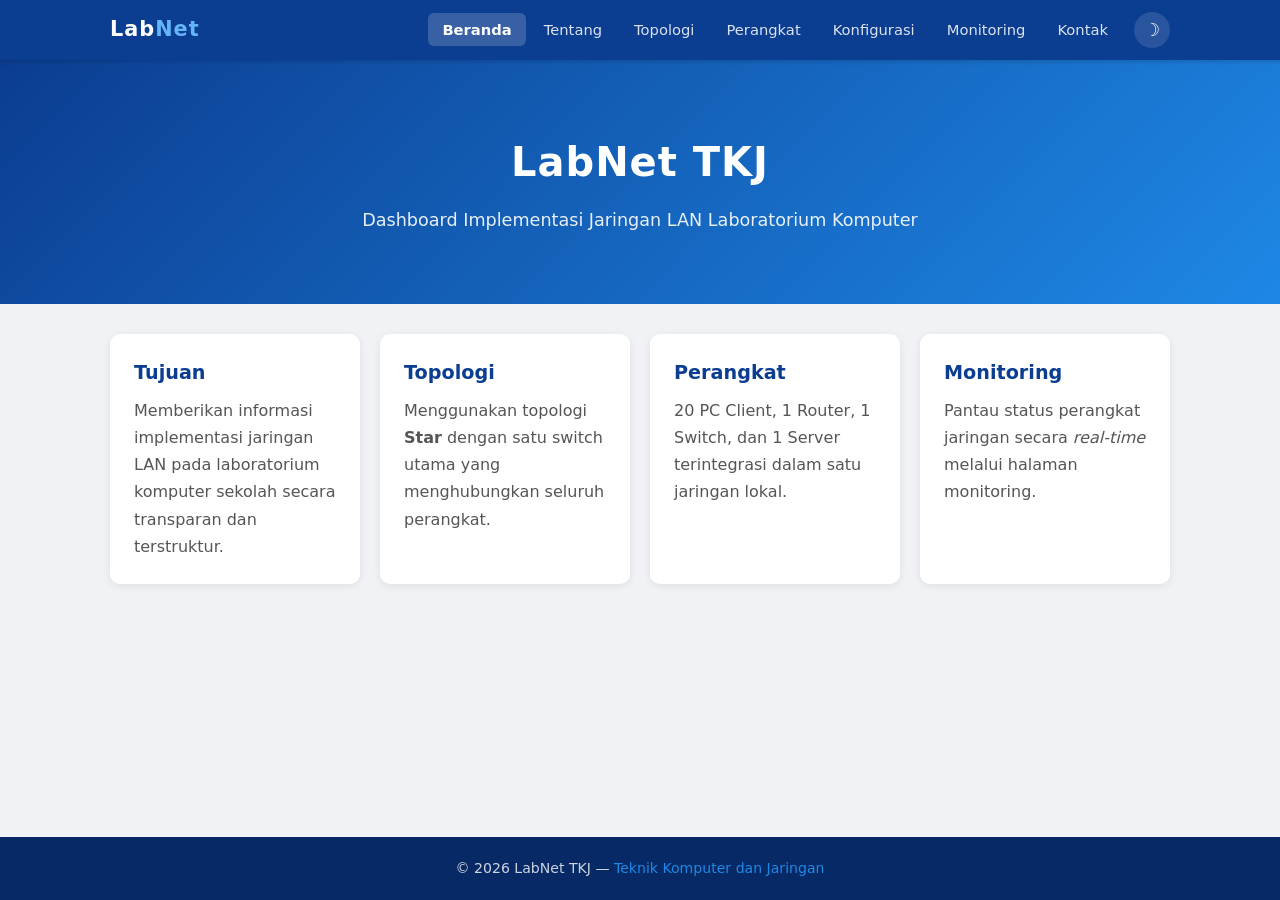
<file: index.html>
<!DOCTYPE html>
<html lang="id">
<head>
  <meta charset="UTF-8">
  <meta name="viewport" content="width=device-width, initial-scale=1.0">
  <meta name="description" content="LabNet TKJ — Dashboard Implementasi Jaringan LAN Laboratorium Komputer">
  <meta name="author" content="TKJ">
  <title>LabNet TKJ — Beranda</title>
  <link rel="stylesheet" href="css/style.css">
  <link rel="icon" href="favicon.svg" type="image/svg+xml">
</head>
<body>

<header>
  <div class="nav-container">
    <div class="logo">Lab<span>Net</span></div>
    <button class="hamburger" id="hamburger" aria-label="Toggle navigation">
      <span></span><span></span><span></span>
    </button>
    <ul class="nav-links" id="navLinks">
      <li><a href="index.html" class="active">Beranda</a></li>
      <li><a href="tentang.html">Tentang</a></li>
      <li><a href="topologi.html">Topologi</a></li>
      <li><a href="perangkat.html">Perangkat</a></li>
      <li><a href="konfigurasi.html">Konfigurasi</a></li>
      <li><a href="monitoring.html">Monitoring</a></li>
      <li><a href="kontak.html">Kontak</a></li>
      <li><button class="theme-toggle" id="themeToggle" aria-label="Toggle dark mode">&#9790;</button></li>
    </ul>
  </div>
</header>

<section class="hero">
  <h1>LabNet TKJ</h1>
  <p>Dashboard Implementasi Jaringan LAN Laboratorium Komputer</p>
</section>

<main>
  <div class="card-grid">
    <div class="card fade-in">
      <h2>Tujuan</h2>
      <p>Memberikan informasi implementasi jaringan LAN pada laboratorium komputer sekolah secara transparan dan terstruktur.</p>
    </div>
    <div class="card fade-in">
      <h2>Topologi</h2>
      <p>Menggunakan topologi <strong>Star</strong> dengan satu switch utama yang menghubungkan seluruh perangkat.</p>
    </div>
    <div class="card fade-in">
      <h2>Perangkat</h2>
      <p>20 PC Client, 1 Router, 1 Switch, dan 1 Server terintegrasi dalam satu jaringan lokal.</p>
    </div>
    <div class="card fade-in">
      <h2>Monitoring</h2>
      <p>Pantau status perangkat jaringan secara <em>real-time</em> melalui halaman monitoring.</p>
    </div>
  </div>
</main>

<footer>
  &copy; 2026 LabNet TKJ &mdash; <span>Teknik Komputer dan Jaringan</span>
</footer>

<button class="back-to-top" id="backToTop" aria-label="Back to top">&uarr;</button>

<script src="js/main.js"></script>
</body>
</html>
</file>
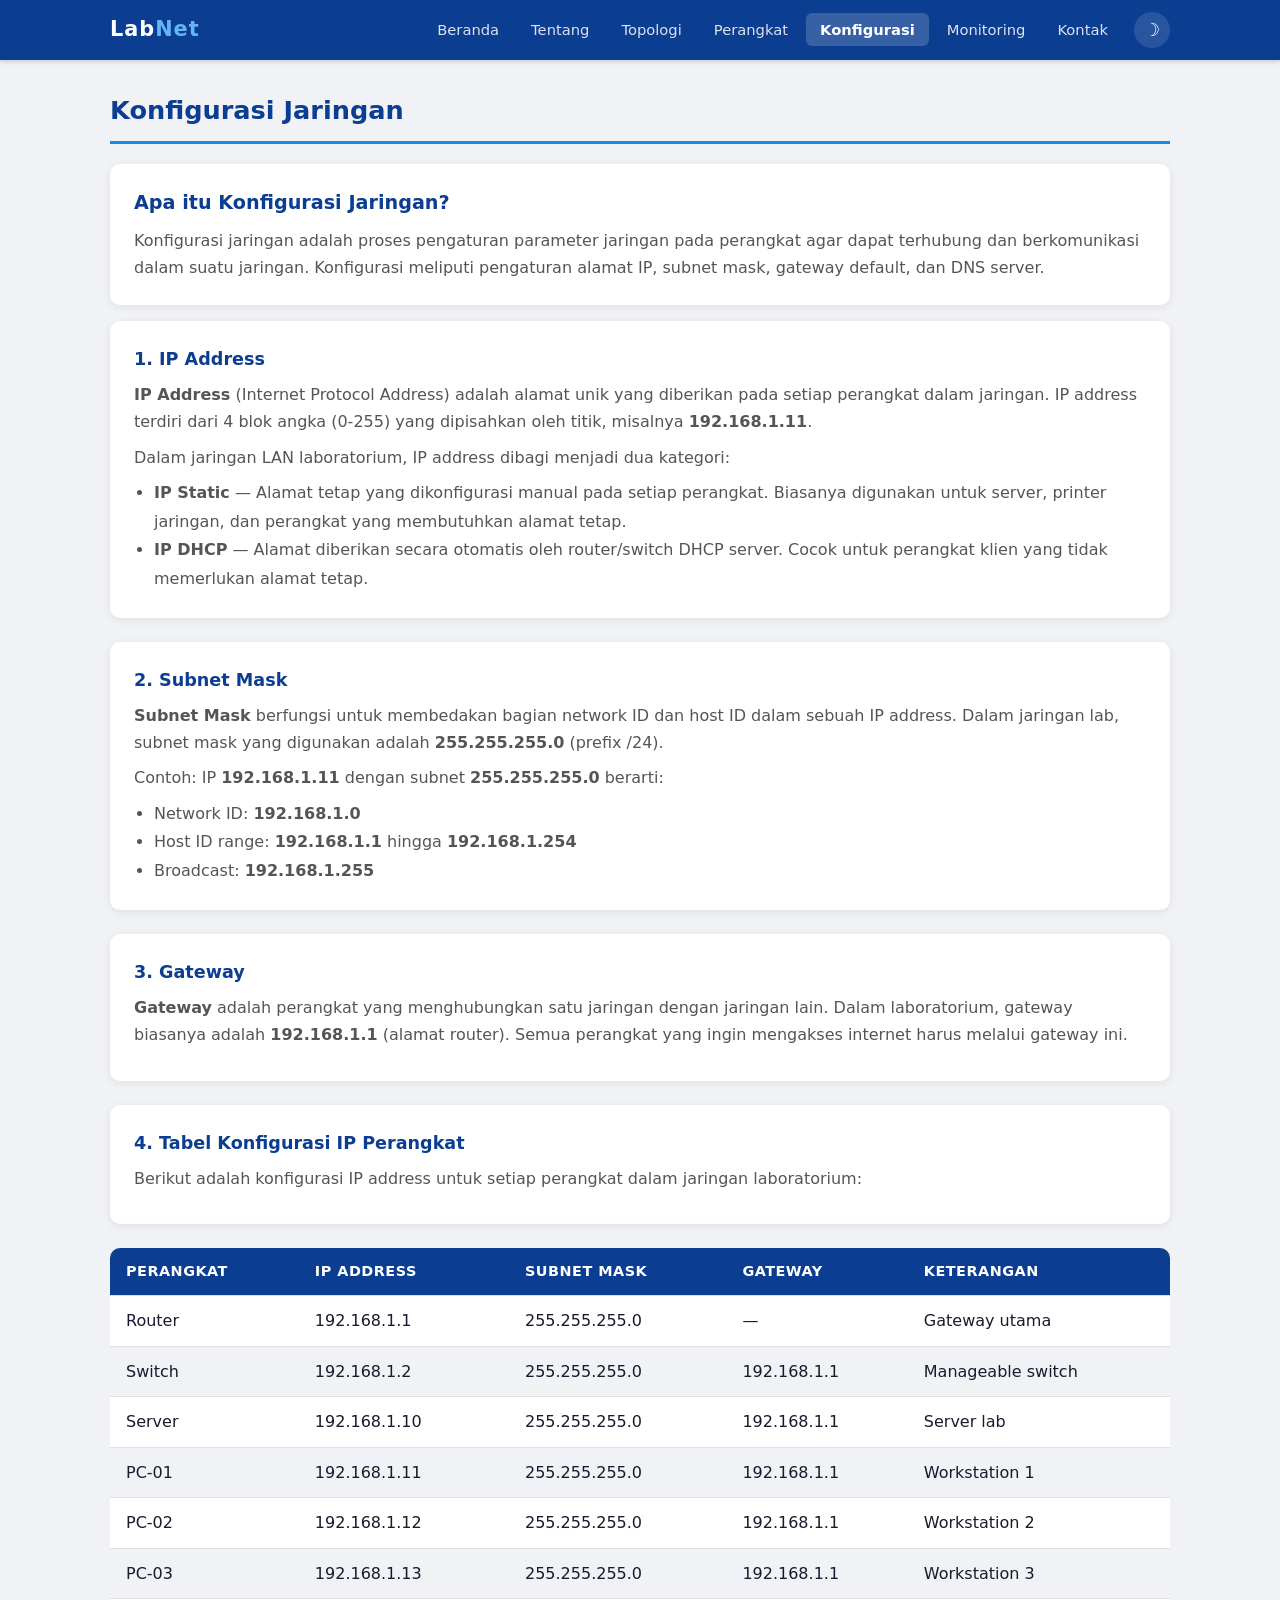
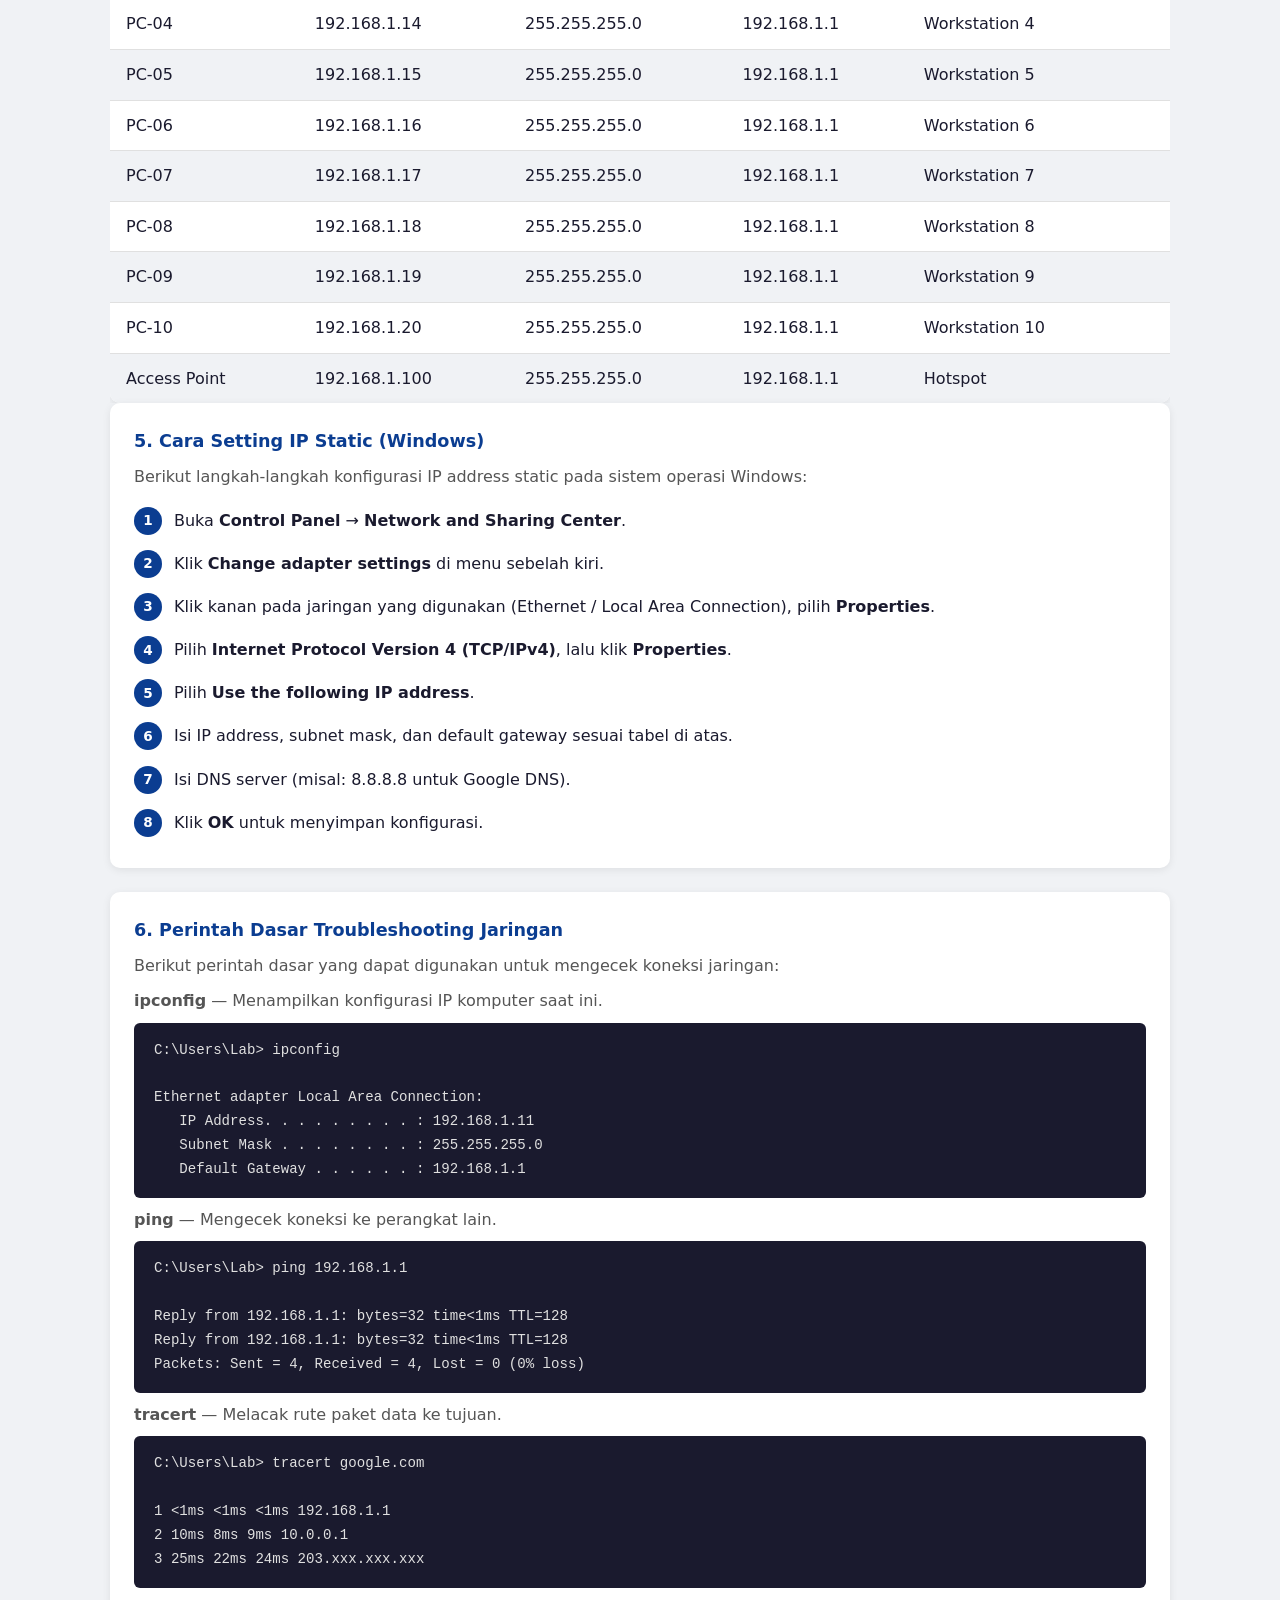
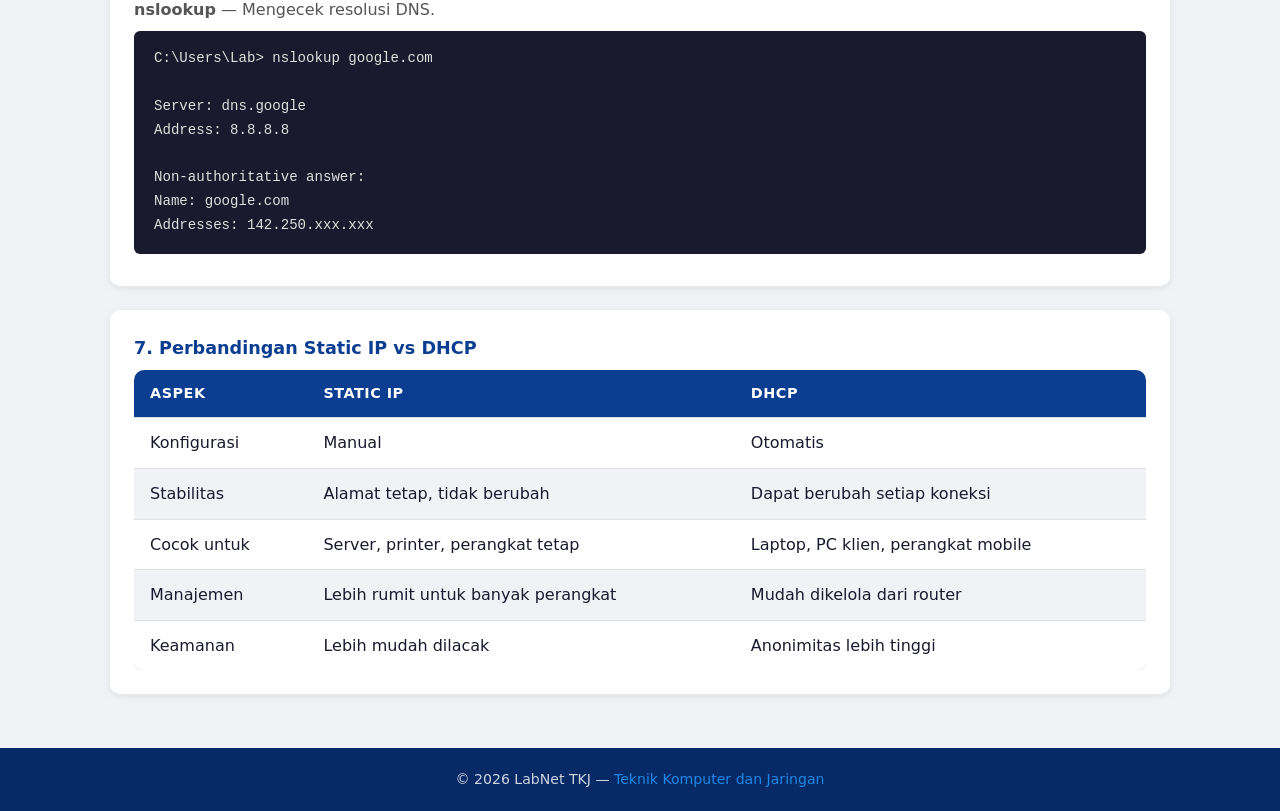
<file: konfigurasi.html>
<!DOCTYPE html>
<html lang="id">
<head>
  <meta charset="UTF-8">
  <meta name="viewport" content="width=device-width, initial-scale=1.0">
  <meta name="description" content="Konfigurasi Jaringan LabNet TKJ — Cara Setting IP, Subnet, Gateway">
  <title>LabNet TKJ — Konfigurasi</title>
  <link rel="stylesheet" href="css/style.css">
  <link rel="icon" href="favicon.svg" type="image/svg+xml">
</head>
<body>

<header>
  <div class="nav-container">
    <div class="logo">Lab<span>Net</span></div>
    <button class="hamburger" id="hamburger" aria-label="Toggle navigation">
      <span></span><span></span><span></span>
    </button>
    <ul class="nav-links" id="navLinks">
      <li><a href="index.html">Beranda</a></li>
      <li><a href="tentang.html">Tentang</a></li>
      <li><a href="topologi.html">Topologi</a></li>
      <li><a href="perangkat.html">Perangkat</a></li>
      <li><a href="konfigurasi.html" class="active">Konfigurasi</a></li>
      <li><a href="monitoring.html">Monitoring</a></li>
      <li><a href="kontak.html">Kontak</a></li>
      <li><button class="theme-toggle" id="themeToggle" aria-label="Toggle dark mode">&#9790;</button></li>
    </ul>
  </div>
</header>

<main>
  <h1 class="page-title fade-in">Konfigurasi Jaringan</h1>

  <div class="card fade-in">
    <h2>Apa itu Konfigurasi Jaringan?</h2>
    <p>Konfigurasi jaringan adalah proses pengaturan parameter jaringan pada perangkat agar dapat terhubung dan berkomunikasi dalam suatu jaringan. Konfigurasi meliputi pengaturan alamat IP, subnet mask, gateway default, dan DNS server.</p>
  </div>

  <!-- 1. IP Address -->
  <div class="card config-section fade-in">
    <h3>1. IP Address</h3>
    <p><strong>IP Address</strong> (Internet Protocol Address) adalah alamat unik yang diberikan pada setiap perangkat dalam jaringan. IP address terdiri dari 4 blok angka (0-255) yang dipisahkan oleh titik, misalnya <strong>192.168.1.11</strong>.</p>
    <p>Dalam jaringan LAN laboratorium, IP address dibagi menjadi dua kategori:</p>
    <ul style="margin-left:20px">
      <li><strong>IP Static</strong> — Alamat tetap yang dikonfigurasi manual pada setiap perangkat. Biasanya digunakan untuk server, printer jaringan, dan perangkat yang membutuhkan alamat tetap.</li>
      <li><strong>IP DHCP</strong> — Alamat diberikan secara otomatis oleh router/switch DHCP server. Cocok untuk perangkat klien yang tidak memerlukan alamat tetap.</li>
    </ul>
  </div>

  <!-- 2. Subnet Mask -->
  <div class="card config-section fade-in">
    <h3>2. Subnet Mask</h3>
    <p><strong>Subnet Mask</strong> berfungsi untuk membedakan bagian network ID dan host ID dalam sebuah IP address. Dalam jaringan lab, subnet mask yang digunakan adalah <strong>255.255.255.0</strong> (prefix /24).</p>
    <p>Contoh: IP <strong>192.168.1.11</strong> dengan subnet <strong>255.255.255.0</strong> berarti:</p>
    <ul style="margin-left:20px">
      <li>Network ID: <strong>192.168.1.0</strong></li>
      <li>Host ID range: <strong>192.168.1.1</strong> hingga <strong>192.168.1.254</strong></li>
      <li>Broadcast: <strong>192.168.1.255</strong></li>
    </ul>
  </div>

  <!-- 3. Gateway -->
  <div class="card config-section fade-in">
    <h3>3. Gateway</h3>
    <p><strong>Gateway</strong> adalah perangkat yang menghubungkan satu jaringan dengan jaringan lain. Dalam laboratorium, gateway biasanya adalah <strong>192.168.1.1</strong> (alamat router). Semua perangkat yang ingin mengakses internet harus melalui gateway ini.</p>
  </div>

  <!-- 4. Tabel Konfigurasi IP -->
  <div class="card config-section fade-in">
    <h3>4. Tabel Konfigurasi IP Perangkat</h3>
    <p>Berikut adalah konfigurasi IP address untuk setiap perangkat dalam jaringan laboratorium:</p>
  </div>

  <div class="table-wrapper fade-in">
    <table>
      <thead>
        <tr>
          <th>Perangkat</th>
          <th>IP Address</th>
          <th>Subnet Mask</th>
          <th>Gateway</th>
          <th>Keterangan</th>
        </tr>
      </thead>
      <tbody>
        <tr><td>Router</td><td>192.168.1.1</td><td>255.255.255.0</td><td>—</td><td>Gateway utama</td></tr>
        <tr><td>Switch</td><td>192.168.1.2</td><td>255.255.255.0</td><td>192.168.1.1</td><td>Manageable switch</td></tr>
        <tr><td>Server</td><td>192.168.1.10</td><td>255.255.255.0</td><td>192.168.1.1</td><td>Server lab</td></tr>
        <tr><td>PC-01</td><td>192.168.1.11</td><td>255.255.255.0</td><td>192.168.1.1</td><td>Workstation 1</td></tr>
        <tr><td>PC-02</td><td>192.168.1.12</td><td>255.255.255.0</td><td>192.168.1.1</td><td>Workstation 2</td></tr>
        <tr><td>PC-03</td><td>192.168.1.13</td><td>255.255.255.0</td><td>192.168.1.1</td><td>Workstation 3</td></tr>
        <tr><td>PC-04</td><td>192.168.1.14</td><td>255.255.255.0</td><td>192.168.1.1</td><td>Workstation 4</td></tr>
        <tr><td>PC-05</td><td>192.168.1.15</td><td>255.255.255.0</td><td>192.168.1.1</td><td>Workstation 5</td></tr>
        <tr><td>PC-06</td><td>192.168.1.16</td><td>255.255.255.0</td><td>192.168.1.1</td><td>Workstation 6</td></tr>
        <tr><td>PC-07</td><td>192.168.1.17</td><td>255.255.255.0</td><td>192.168.1.1</td><td>Workstation 7</td></tr>
        <tr><td>PC-08</td><td>192.168.1.18</td><td>255.255.255.0</td><td>192.168.1.1</td><td>Workstation 8</td></tr>
        <tr><td>PC-09</td><td>192.168.1.19</td><td>255.255.255.0</td><td>192.168.1.1</td><td>Workstation 9</td></tr>
        <tr><td>PC-10</td><td>192.168.1.20</td><td>255.255.255.0</td><td>192.168.1.1</td><td>Workstation 10</td></tr>
        <tr><td>Access Point</td><td>192.168.1.100</td><td>255.255.255.0</td><td>192.168.1.1</td><td>Hotspot</td></tr>
      </tbody>
    </table>
  </div>

  <!-- 5. Cara Setting IP Static di Windows -->
  <div class="card config-section fade-in">
    <h3>5. Cara Setting IP Static (Windows)</h3>
    <p>Berikut langkah-langkah konfigurasi IP address static pada sistem operasi Windows:</p>
    <ol class="step-list">
      <li>Buka <strong>Control Panel</strong> &rarr; <strong>Network and Sharing Center</strong>.</li>
      <li>Klik <strong>Change adapter settings</strong> di menu sebelah kiri.</li>
      <li>Klik kanan pada jaringan yang digunakan (Ethernet / Local Area Connection), pilih <strong>Properties</strong>.</li>
      <li>Pilih <strong>Internet Protocol Version 4 (TCP/IPv4)</strong>, lalu klik <strong>Properties</strong>.</li>
      <li>Pilih <strong>Use the following IP address</strong>.</li>
      <li>Isi IP address, subnet mask, dan default gateway sesuai tabel di atas.</li>
      <li>Isi DNS server (misal: 8.8.8.8 untuk Google DNS).</li>
      <li>Klik <strong>OK</strong> untuk menyimpan konfigurasi.</li>
    </ol>
  </div>

  <!-- 6. Perintah Dasar Troubleshooting -->
  <div class="card config-section fade-in">
    <h3>6. Perintah Dasar Troubleshooting Jaringan</h3>
    <p>Berikut perintah dasar yang dapat digunakan untuk mengecek koneksi jaringan:</p>

    <p><strong>ipconfig</strong> — Menampilkan konfigurasi IP komputer saat ini.</p>
    <div class="code-block">C:\Users\Lab&gt; ipconfig<br><br>Ethernet adapter Local Area Connection:<br>&nbsp;&nbsp; IP Address. . . . . . . . . : 192.168.1.11<br>&nbsp;&nbsp; Subnet Mask . . . . . . . . : 255.255.255.0<br>&nbsp;&nbsp; Default Gateway . . . . . . : 192.168.1.1</div>

    <p><strong>ping</strong> — Mengecek koneksi ke perangkat lain.</p>
    <div class="code-block">C:\Users\Lab&gt; ping 192.168.1.1<br><br>Reply from 192.168.1.1: bytes=32 time&lt;1ms TTL=128<br>Reply from 192.168.1.1: bytes=32 time&lt;1ms TTL=128<br>Packets: Sent = 4, Received = 4, Lost = 0 (0% loss)</div>

    <p><strong>tracert</strong> — Melacak rute paket data ke tujuan.</p>
    <div class="code-block">C:\Users\Lab&gt; tracert google.com<br><br>1  &lt;1ms   &lt;1ms   &lt;1ms  192.168.1.1<br>2  10ms    8ms    9ms  10.0.0.1<br>3  25ms   22ms   24ms  203.xxx.xxx.xxx</div>

    <p><strong>nslookup</strong> — Mengecek resolusi DNS.</p>
    <div class="code-block">C:\Users\Lab&gt; nslookup google.com<br><br>Server:  dns.google<br>Address:  8.8.8.8<br><br>Non-authoritative answer:<br>Name:    google.com<br>Addresses:  142.250.xxx.xxx</div>
  </div>

  <!-- 7. Tabel Perbandingan IP -->
  <div class="card config-section fade-in">
    <h3>7. Perbandingan Static IP vs DHCP</h3>
    <div class="table-wrapper">
      <table>
        <thead>
          <tr><th>Aspek</th><th>Static IP</th><th>DHCP</th></tr>
        </thead>
        <tbody>
          <tr><td>Konfigurasi</td><td>Manual</td><td>Otomatis</td></tr>
          <tr><td>Stabilitas</td><td>Alamat tetap, tidak berubah</td><td>Dapat berubah setiap koneksi</td></tr>
          <tr><td>Cocok untuk</td><td>Server, printer, perangkat tetap</td><td>Laptop, PC klien, perangkat mobile</td></tr>
          <tr><td>Manajemen</td><td>Lebih rumit untuk banyak perangkat</td><td>Mudah dikelola dari router</td></tr>
          <tr><td>Keamanan</td><td>Lebih mudah dilacak</td><td>Anonimitas lebih tinggi</td></tr>
        </tbody>
      </table>
    </div>
  </div>

</main>

<footer>
  &copy; 2026 LabNet TKJ &mdash; <span>Teknik Komputer dan Jaringan</span>
</footer>

<button class="back-to-top" id="backToTop" aria-label="Back to top">&uarr;</button>

<script src="js/main.js"></script>
</body>
</html>
</file>
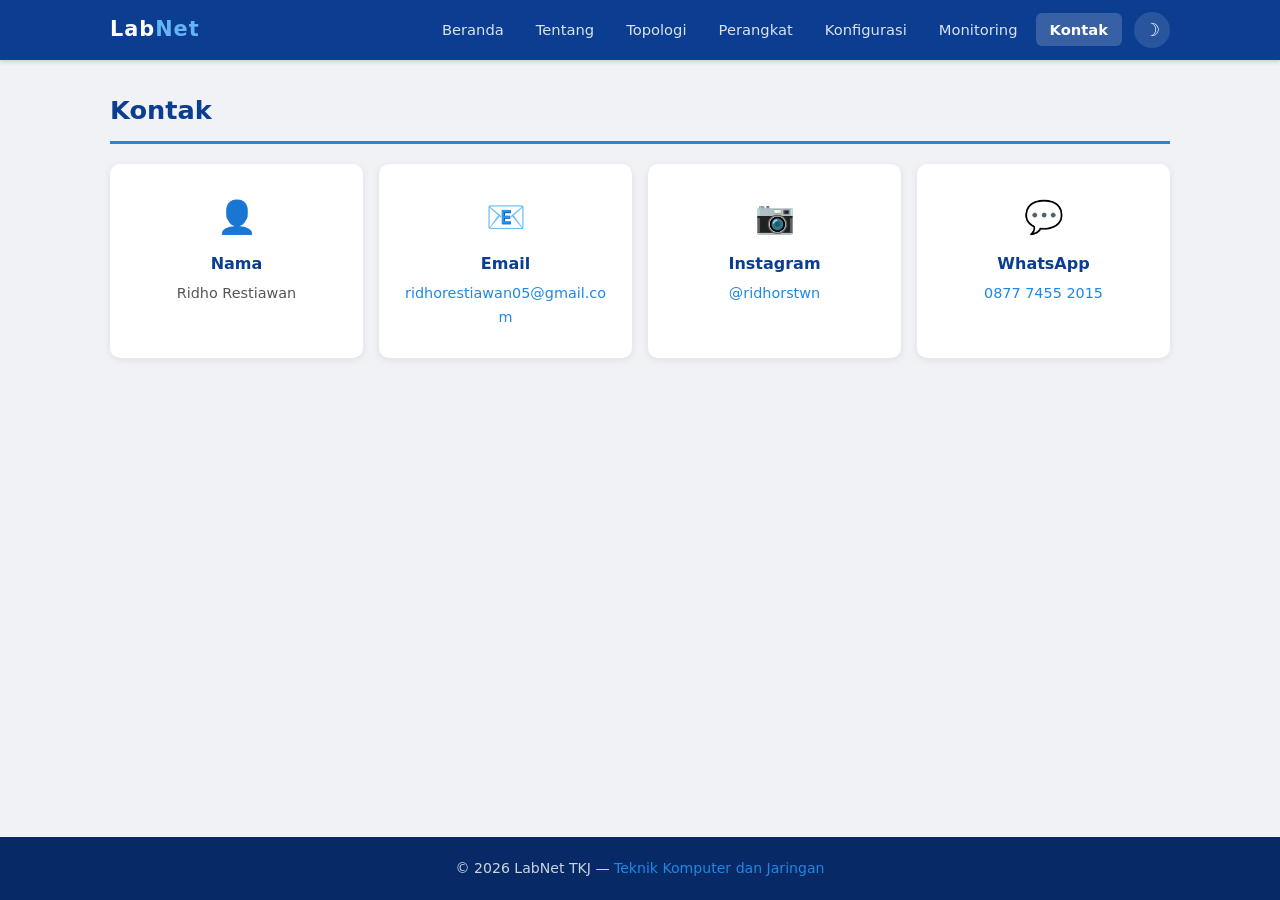
<file: kontak.html>
<!DOCTYPE html>
<html lang="id">
<head>
  <meta charset="UTF-8">
  <meta name="viewport" content="width=device-width, initial-scale=1.0">
  <meta name="description" content="Kontak Pengelola LabNet TKJ">
  <title>LabNet TKJ — Kontak</title>
  <link rel="stylesheet" href="css/style.css">
  <link rel="icon" href="favicon.svg" type="image/svg+xml">
</head>
<body>

<header>
  <div class="nav-container">
    <div class="logo">Lab<span>Net</span></div>
    <button class="hamburger" id="hamburger" aria-label="Toggle navigation">
      <span></span><span></span><span></span>
    </button>
    <ul class="nav-links" id="navLinks">
      <li><a href="index.html">Beranda</a></li>
      <li><a href="tentang.html">Tentang</a></li>
      <li><a href="topologi.html">Topologi</a></li>
      <li><a href="perangkat.html">Perangkat</a></li>
      <li><a href="konfigurasi.html">Konfigurasi</a></li>
      <li><a href="monitoring.html">Monitoring</a></li>
      <li><a href="kontak.html" class="active">Kontak</a></li>
      <li><button class="theme-toggle" id="themeToggle" aria-label="Toggle dark mode">&#9790;</button></li>
    </ul>
  </div>
</header>

<main>
  <h1 class="page-title fade-in">Kontak</h1>

  <div class="contact-info fade-in">
    <div class="card contact-card">
      <div class="icon">&#128100;</div>
      <h3>Nama</h3>
      <p>Ridho Restiawan</p>
    </div>
    <div class="card contact-card">
      <div class="icon">&#128231;</div>
      <h3>Email</h3>
      <p><a href="mailto:ridhorestiawan05@gmail.com">ridhorestiawan05@gmail.com</a></p>
    </div>
    <div class="card contact-card">
      <div class="icon">&#128247;</div>
      <h3>Instagram</h3>
      <p><a href="https://instagram.com/ridhorstwn" target="_blank">@ridhorstwn</a></p>
    </div>
    <div class="card contact-card">
      <div class="icon">&#128172;</div>
      <h3>WhatsApp</h3>
      <p><a href="https://wa.me/6287774552015" target="_blank">0877 7455 2015</a></p>
    </div>
  </div>
</main>

<footer>
  &copy; 2026 LabNet TKJ &mdash; <span>Teknik Komputer dan Jaringan</span>
</footer>

<button class="back-to-top" id="backToTop" aria-label="Back to top">&uarr;</button>

<script src="js/main.js"></script>
</body>
</html>
</file>
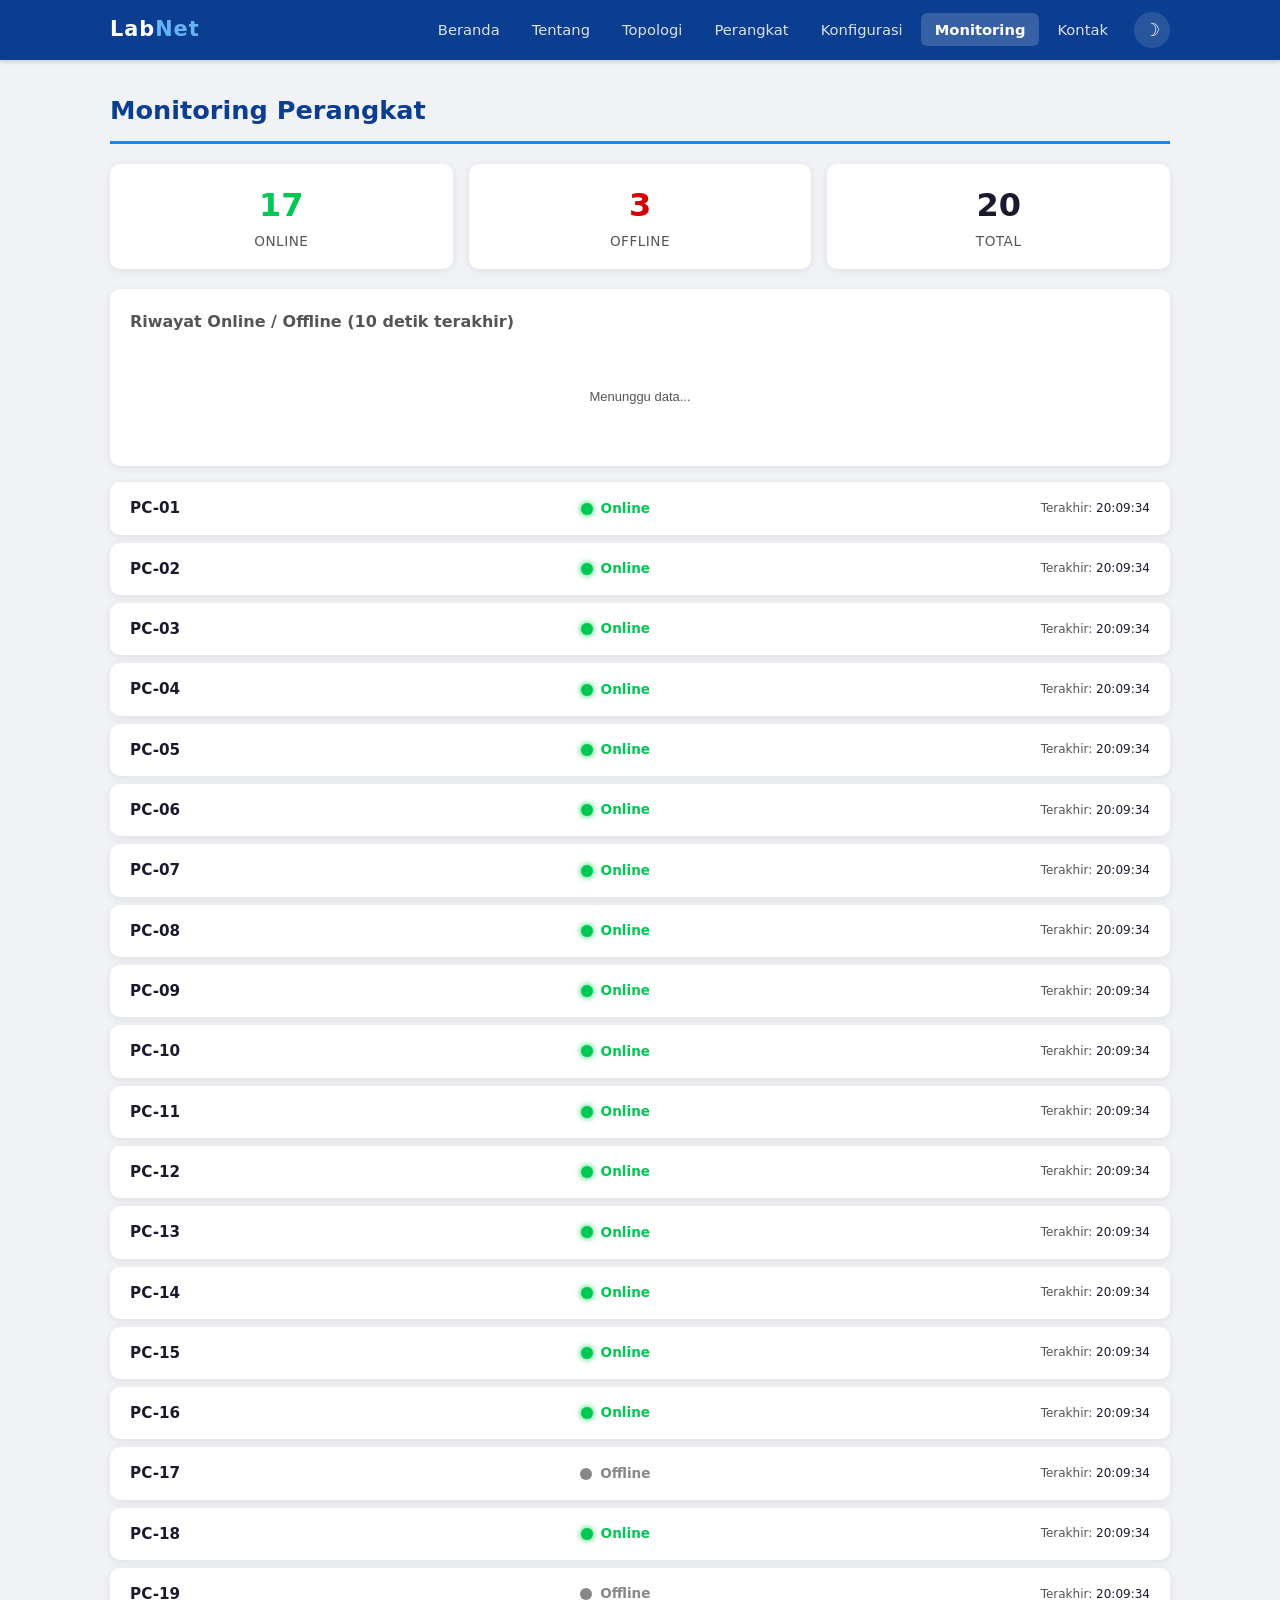
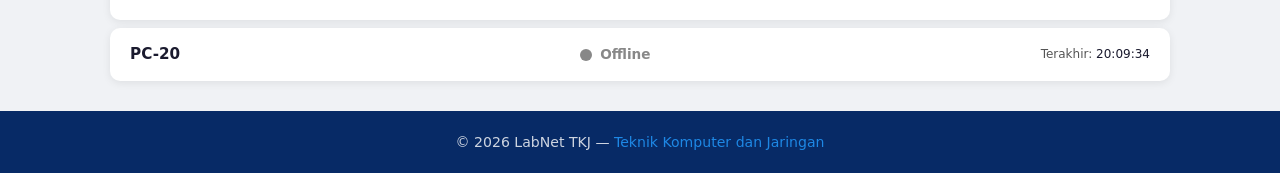
<file: monitoring.html>
<!DOCTYPE html>
<html lang="id">
<head>
  <meta charset="UTF-8">
  <meta name="viewport" content="width=device-width, initial-scale=1.0">
  <meta name="description" content="Monitoring Jaringan LabNet TKJ">
  <title>LabNet TKJ — Monitoring</title>
  <link rel="stylesheet" href="css/style.css">
  <link rel="icon" href="favicon.svg" type="image/svg+xml">
</head>
<body>

<header>
  <div class="nav-container">
    <div class="logo">Lab<span>Net</span></div>
    <button class="hamburger" id="hamburger" aria-label="Toggle navigation">
      <span></span><span></span><span></span>
    </button>
    <ul class="nav-links" id="navLinks">
      <li><a href="index.html">Beranda</a></li>
      <li><a href="tentang.html">Tentang</a></li>
      <li><a href="topologi.html">Topologi</a></li>
      <li><a href="perangkat.html">Perangkat</a></li>
      <li><a href="konfigurasi.html">Konfigurasi</a></li>
      <li><a href="monitoring.html" class="active">Monitoring</a></li>
      <li><a href="kontak.html">Kontak</a></li>
      <li><button class="theme-toggle" id="themeToggle" aria-label="Toggle dark mode">&#9790;</button></li>
    </ul>
  </div>
</header>

<main>
  <h1 class="page-title fade-in">Monitoring Perangkat</h1>

  <div class="monitor-summary fade-in" id="summary">
    <div class="summary-item online">
      <div class="num" id="totalOnline">0</div>
      <div class="label">Online</div>
    </div>
    <div class="summary-item offline">
      <div class="num" id="totalOffline">0</div>
      <div class="label">Offline</div>
    </div>
    <div class="summary-item">
      <div class="num" id="totalAll">0</div>
      <div class="label">Total</div>
    </div>
  </div>

  <div class="chart-wrapper fade-in">
    <h3>Riwayat Online / Offline (10 detik terakhir)</h3>
    <canvas id="chartCanvas"></canvas>
  </div>

  <div id="status" class="pc-list"></div>
</main>

<footer>
  &copy; 2026 LabNet TKJ &mdash; <span>Teknik Komputer dan Jaringan</span>
</footer>

<button class="back-to-top" id="backToTop" aria-label="Back to top">&uarr;</button>

<script src="js/main.js"></script>
<script src="js/monitoring.js"></script>
</body>
</html>
</file>
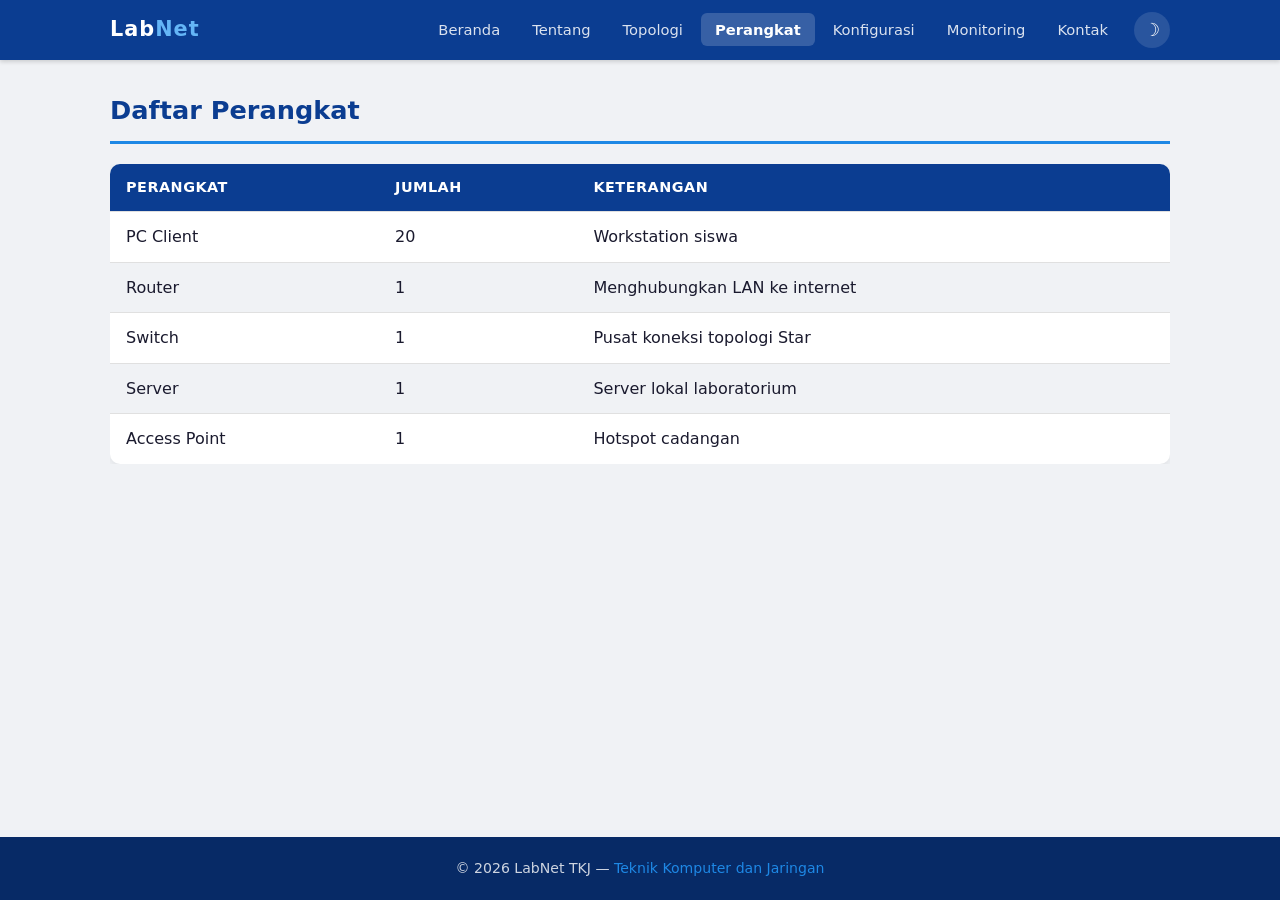
<file: perangkat.html>
<!DOCTYPE html>
<html lang="id">
<head>
  <meta charset="UTF-8">
  <meta name="viewport" content="width=device-width, initial-scale=1.0">
  <meta name="description" content="Daftar Perangkat Jaringan LabNet TKJ">
  <title>LabNet TKJ — Perangkat</title>
  <link rel="stylesheet" href="css/style.css">
  <link rel="icon" href="favicon.svg" type="image/svg+xml">
</head>
<body>

<header>
  <div class="nav-container">
    <div class="logo">Lab<span>Net</span></div>
    <button class="hamburger" id="hamburger" aria-label="Toggle navigation">
      <span></span><span></span><span></span>
    </button>
    <ul class="nav-links" id="navLinks">
      <li><a href="index.html">Beranda</a></li>
      <li><a href="tentang.html">Tentang</a></li>
      <li><a href="topologi.html">Topologi</a></li>
      <li><a href="perangkat.html" class="active">Perangkat</a></li>
      <li><a href="konfigurasi.html">Konfigurasi</a></li>
      <li><a href="monitoring.html">Monitoring</a></li>
      <li><a href="kontak.html">Kontak</a></li>
      <li><button class="theme-toggle" id="themeToggle" aria-label="Toggle dark mode">&#9790;</button></li>
    </ul>
  </div>
</header>

<main>
  <h1 class="page-title fade-in">Daftar Perangkat</h1>

  <div class="table-wrapper fade-in">
    <table>
      <thead>
        <tr>
          <th>Perangkat</th>
          <th>Jumlah</th>
          <th>Keterangan</th>
        </tr>
      </thead>
      <tbody>
        <tr><td>PC Client</td><td>20</td><td>Workstation siswa</td></tr>
        <tr><td>Router</td><td>1</td><td>Menghubungkan LAN ke internet</td></tr>
        <tr><td>Switch</td><td>1</td><td>Pusat koneksi topologi Star</td></tr>
        <tr><td>Server</td><td>1</td><td>Server lokal laboratorium</td></tr>
        <tr><td>Access Point</td><td>1</td><td>Hotspot cadangan</td></tr>
      </tbody>
    </table>
  </div>
</main>

<footer>
  &copy; 2026 LabNet TKJ &mdash; <span>Teknik Komputer dan Jaringan</span>
</footer>

<button class="back-to-top" id="backToTop" aria-label="Back to top">&uarr;</button>

<script src="js/main.js"></script>
</body>
</html>
</file>
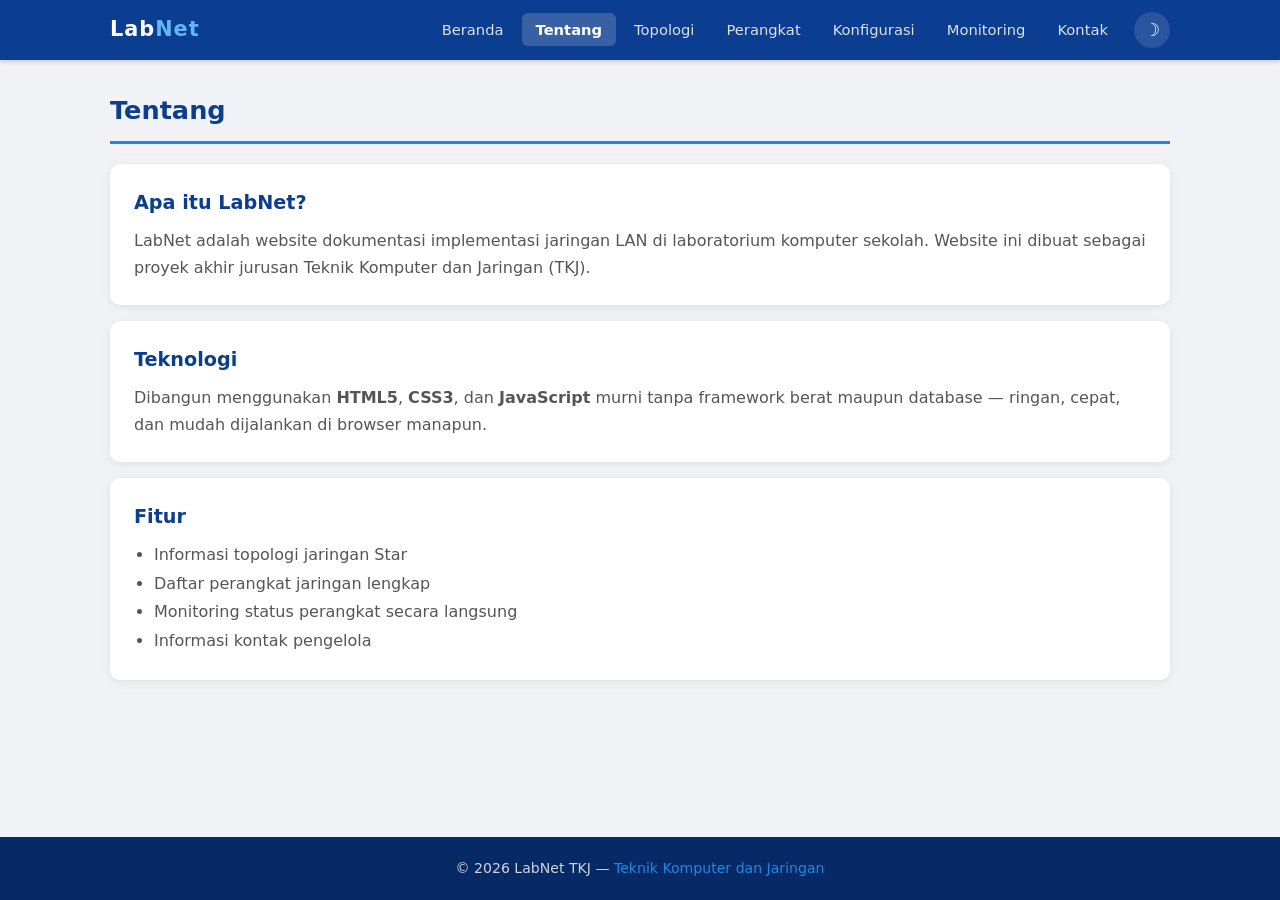
<file: tentang.html>
<!DOCTYPE html>
<html lang="id">
<head>
  <meta charset="UTF-8">
  <meta name="viewport" content="width=device-width, initial-scale=1.0">
  <meta name="description" content="Tentang LabNet TKJ — Proyek Jaringan LAN">
  <title>LabNet TKJ — Tentang</title>
  <link rel="stylesheet" href="css/style.css">
  <link rel="icon" href="favicon.svg" type="image/svg+xml">
</head>
<body>

<header>
  <div class="nav-container">
    <div class="logo">Lab<span>Net</span></div>
    <button class="hamburger" id="hamburger" aria-label="Toggle navigation">
      <span></span><span></span><span></span>
    </button>
    <ul class="nav-links" id="navLinks">
      <li><a href="index.html">Beranda</a></li>
      <li><a href="tentang.html" class="active">Tentang</a></li>
      <li><a href="topologi.html">Topologi</a></li>
      <li><a href="perangkat.html">Perangkat</a></li>
      <li><a href="konfigurasi.html">Konfigurasi</a></li>
      <li><a href="monitoring.html">Monitoring</a></li>
      <li><a href="kontak.html">Kontak</a></li>
      <li><button class="theme-toggle" id="themeToggle" aria-label="Toggle dark mode">&#9790;</button></li>
    </ul>
  </div>
</header>

<main>
  <h1 class="page-title fade-in">Tentang</h1>

  <div class="card fade-in">
    <h2>Apa itu LabNet?</h2>
    <p>LabNet adalah website dokumentasi implementasi jaringan LAN di laboratorium komputer sekolah. Website ini dibuat sebagai proyek akhir jurusan Teknik Komputer dan Jaringan (TKJ).</p>
  </div>

  <div class="card fade-in">
    <h2>Teknologi</h2>
    <p>Dibangun menggunakan <strong>HTML5</strong>, <strong>CSS3</strong>, dan <strong>JavaScript</strong> murni tanpa framework berat maupun database — ringan, cepat, dan mudah dijalankan di browser manapun.</p>
  </div>

  <div class="card fade-in">
    <h2>Fitur</h2>
    <ul style="margin-left:20px">
      <li>Informasi topologi jaringan Star</li>
      <li>Daftar perangkat jaringan lengkap</li>
      <li>Monitoring status perangkat secara langsung</li>
      <li>Informasi kontak pengelola</li>
    </ul>
  </div>
</main>

<footer>
  &copy; 2026 LabNet TKJ &mdash; <span>Teknik Komputer dan Jaringan</span>
</footer>

<button class="back-to-top" id="backToTop" aria-label="Back to top">&uarr;</button>

<script src="js/main.js"></script>
</body>
</html>
</file>
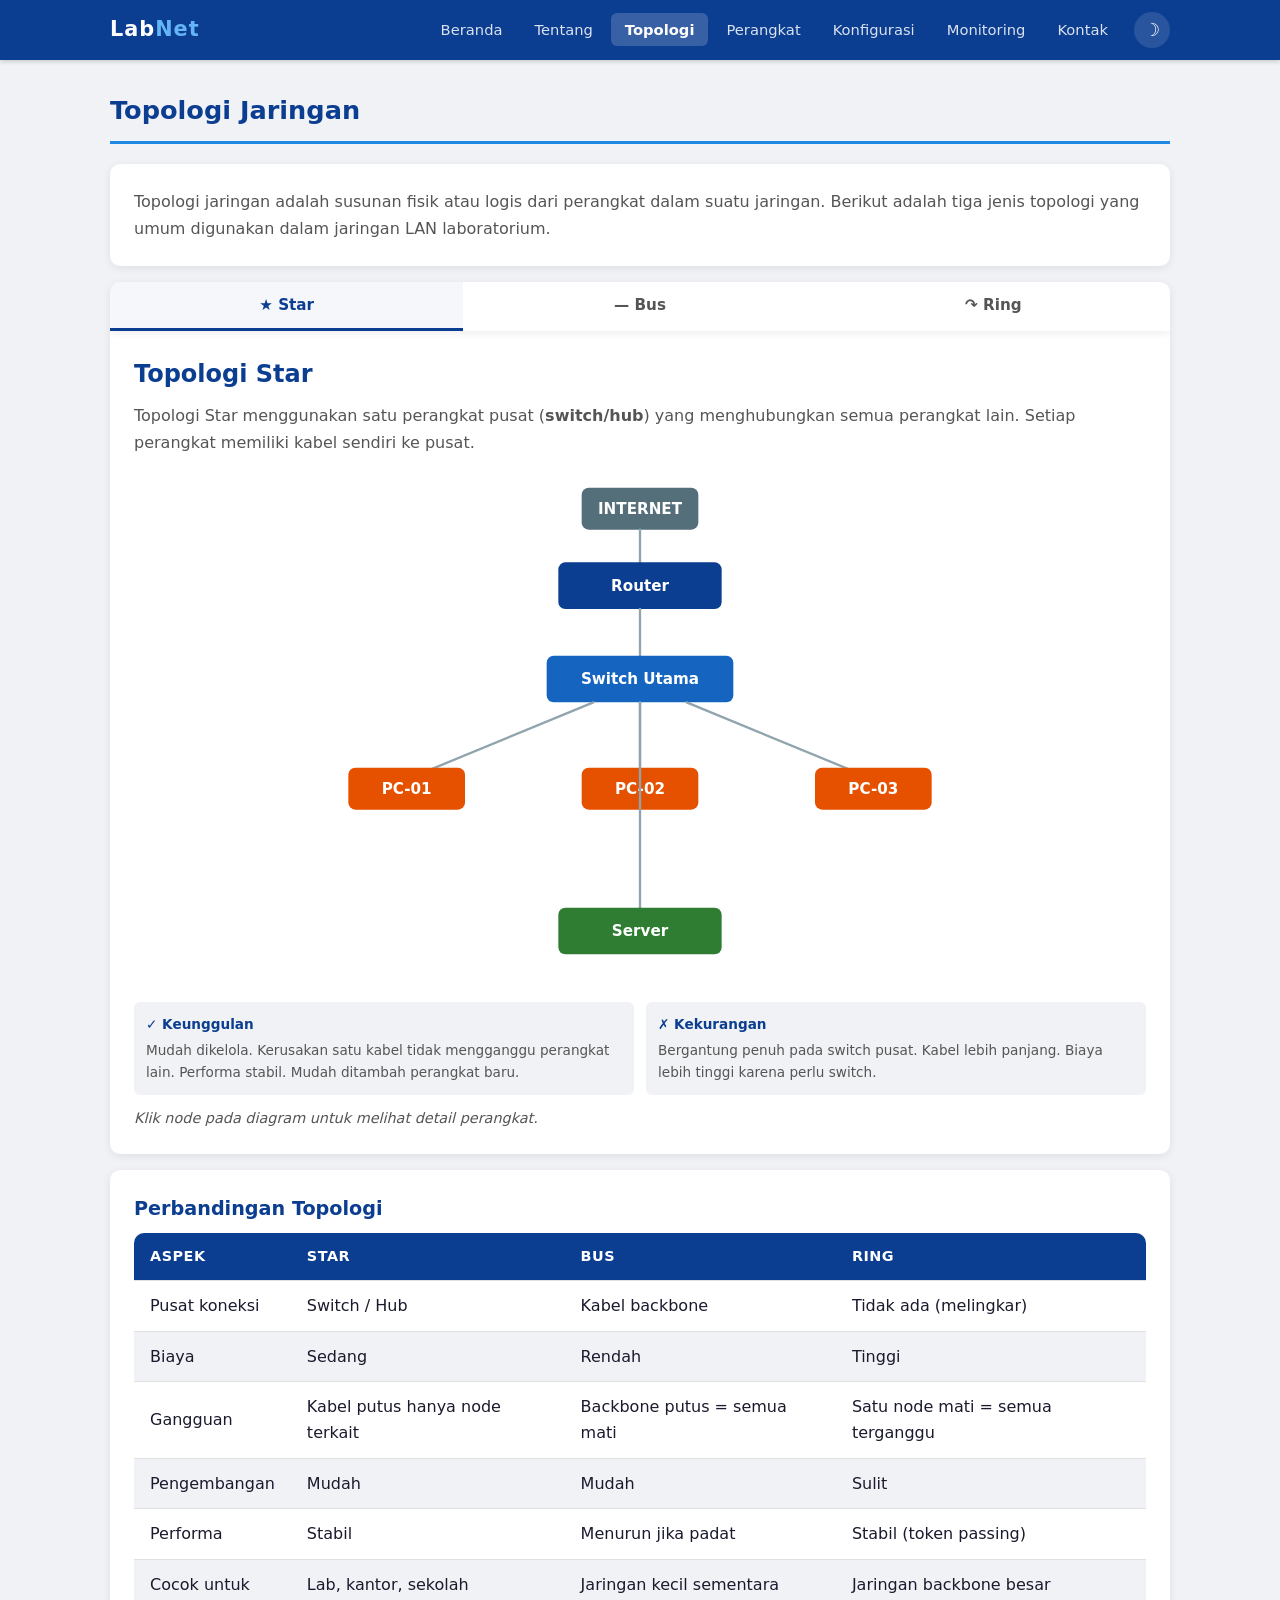
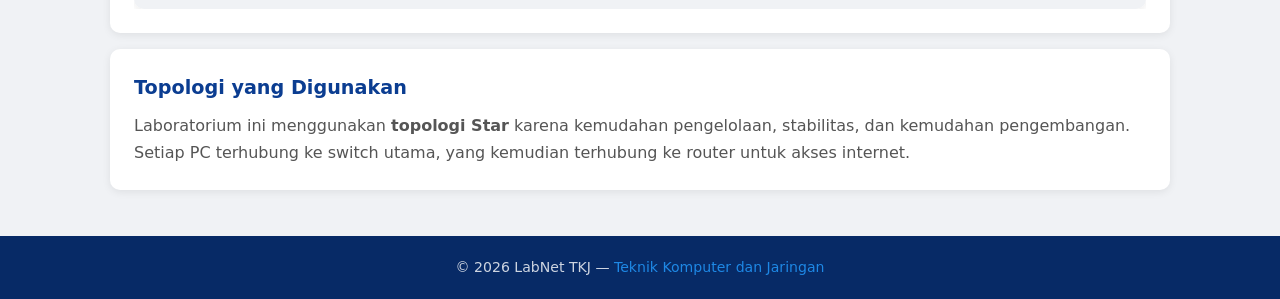
<file: topologi.html>
<!DOCTYPE html>
<html lang="id">
<head>
  <meta charset="UTF-8">
  <meta name="viewport" content="width=device-width, initial-scale=1.0">
  <meta name="description" content="Topologi Jaringan LabNet TKJ — Star, Bus, Ring">
  <title>LabNet TKJ — Topologi</title>
  <link rel="stylesheet" href="css/style.css">
  <link rel="icon" href="favicon.svg" type="image/svg+xml">
</head>
<body>

<header>
  <div class="nav-container">
    <div class="logo">Lab<span>Net</span></div>
    <button class="hamburger" id="hamburger" aria-label="Toggle navigation">
      <span></span><span></span><span></span>
    </button>
    <ul class="nav-links" id="navLinks">
      <li><a href="index.html">Beranda</a></li>
      <li><a href="tentang.html">Tentang</a></li>
      <li><a href="topologi.html" class="active">Topologi</a></li>
      <li><a href="perangkat.html">Perangkat</a></li>
      <li><a href="konfigurasi.html">Konfigurasi</a></li>
      <li><a href="monitoring.html">Monitoring</a></li>
      <li><a href="kontak.html">Kontak</a></li>
      <li><button class="theme-toggle" id="themeToggle" aria-label="Toggle dark mode">&#9790;</button></li>
    </ul>
  </div>
</header>

<main>
  <h1 class="page-title fade-in">Topologi Jaringan</h1>

  <div class="card fade-in">
    <p>Topologi jaringan adalah susunan fisik atau logis dari perangkat dalam suatu jaringan. Berikut adalah tiga jenis topologi yang umum digunakan dalam jaringan LAN laboratorium.</p>
  </div>

  <!-- Tab Bar -->
  <div class="tab-bar fade-in">
    <button class="tab-btn active" data-tab="star">&#9733; Star</button>
    <button class="tab-btn" data-tab="bus">&#8212; Bus</button>
    <button class="tab-btn" data-tab="ring">&#8631; Ring</button>
  </div>

  <!-- ════ TAB: STAR ════ -->
  <div class="tab-content active" id="tab-star">
    <div class="tab-pane">
      <h2 style="color:var(--primary);margin-bottom:8px;">Topologi Star</h2>
      <p style="color:var(--text-light);line-height:1.7;">Topologi Star menggunakan satu perangkat pusat (<strong>switch/hub</strong>) yang menghubungkan semua perangkat lain. Setiap perangkat memiliki kabel sendiri ke pusat.</p>

      <div class="topologi-wrapper">
        <svg class="topologi-svg" viewBox="0 0 600 420" xmlns="http://www.w3.org/2000/svg">
          <g class="node-group" data-device="internet">
            <rect class="node-rect" x="250" y="10" width="100" height="36" style="fill:#546e7a"/>
            <text class="node-text" x="300" y="28">INTERNET</text>
          </g>
          <line class="link-line" x1="300" y1="46" x2="300" y2="74"/>
          <g class="node-group" data-device="router">
            <rect class="node-rect" x="230" y="74" width="140" height="40" style="fill:#0b3d91"/>
            <text class="node-text" x="300" y="94">Router</text>
          </g>
          <line class="link-line" x1="300" y1="114" x2="300" y2="154"/>
          <g class="node-group" data-device="switch">
            <rect class="node-rect switch" x="220" y="154" width="160" height="40" style="fill:#1565c0"/>
            <text class="node-text" x="300" y="174">Switch Utama</text>
          </g>
          <line class="link-line" x1="260" y1="194" x2="100" y2="260"/>
          <g class="node-group" data-device="pc1">
            <rect class="node-rect pc" x="50" y="250" width="100" height="36" style="fill:#e65100"/>
            <text class="node-text" x="100" y="268">PC-01</text>
          </g>
          <line class="link-line" x1="300" y1="194" x2="300" y2="250"/>
          <g class="node-group" data-device="pc2">
            <rect class="node-rect pc" x="250" y="250" width="100" height="36" style="fill:#e65100"/>
            <text class="node-text" x="300" y="268">PC-02</text>
          </g>
          <line class="link-line" x1="340" y1="194" x2="500" y2="260"/>
          <g class="node-group" data-device="pc3">
            <rect class="node-rect pc" x="450" y="250" width="100" height="36" style="fill:#e65100"/>
            <text class="node-text" x="500" y="268">PC-03</text>
          </g>
          <line class="link-line" x1="300" y1="194" x2="300" y2="370"/>
          <g class="node-group" data-device="server">
            <rect class="node-rect server" x="230" y="370" width="140" height="40" style="fill:#2e7d32"/>
            <text class="node-text" x="300" y="390">Server</text>
          </g>
        </svg>
      </div>

      <div class="topo-props">
        <div class="prop">
          <h4>&#10003; Keunggulan</h4>
          <p>Mudah dikelola. Kerusakan satu kabel tidak mengganggu perangkat lain. Performa stabil. Mudah ditambah perangkat baru.</p>
        </div>
        <div class="prop">
          <h4>&#10007; Kekurangan</h4>
          <p>Bergantung penuh pada switch pusat. Kabel lebih panjang. Biaya lebih tinggi karena perlu switch.</p>
        </div>
      </div>

      <p style="margin-top:12px;font-size:0.9rem;color:var(--text-light);font-style:italic;">Klik node pada diagram untuk melihat detail perangkat.</p>
    </div>
  </div>

  <!-- ════ TAB: BUS ════ -->
  <div class="tab-content" id="tab-bus">
    <div class="tab-pane">
      <h2 style="color:var(--primary);margin-bottom:8px;">Topologi Bus</h2>
      <p style="color:var(--text-light);line-height:1.7;">Topologi Bus menggunakan satu kabel utama (<strong>backbone</strong>) sebagai jalur komunikasi bersama. Setiap perangkat terhubung ke kabel ini melalui konektor T. Di kedua ujung kabel dipasang <strong>terminator</strong> untuk mencegah pantulan sinyal.</p>

      <div class="topologi-wrapper interactive">
        <svg class="topologi-svg" viewBox="0 0 640 320" xmlns="http://www.w3.org/2000/svg">

          <!-- Terminator Kiri -->
          <rect x="20" y="43" width="16" height="34" rx="3" style="fill:#546e7a"/>
          <text class="node-text" x="28" y="60" style="font-size:9px;">T</text>

          <!-- Backbone line -->
          <line x1="36" y1="60" x2="604" y2="60" stroke="#37474f" stroke-width="4"/>

          <!-- Terminator Kanan -->
          <rect x="604" y="43" width="16" height="34" rx="3" style="fill:#546e7a"/>
          <text class="node-text" x="612" y="60" style="font-size:9px;">T</text>

          <!-- PC1 -->
          <line x1="100" y1="60" x2="100" y2="120" class="link-line"/>
          <rect class="node-rect bus-pc" x="50" y="120" width="100" height="36" style="fill:#e65100"/>
          <text class="node-text" x="100" y="138">PC-01</text>

          <!-- PC2 -->
          <line x1="190" y1="60" x2="190" y2="120" class="link-line"/>
          <rect class="node-rect bus-pc" x="140" y="120" width="100" height="36" style="fill:#e65100"/>
          <text class="node-text" x="190" y="138">PC-02</text>

          <!-- PC3 -->
          <line x1="280" y1="60" x2="280" y2="120" class="link-line"/>
          <rect class="node-rect bus-pc" x="230" y="120" width="100" height="36" style="fill:#e65100"/>
          <text class="node-text" x="280" y="138">PC-03</text>

          <!-- PC4 -->
          <line x1="370" y1="60" x2="370" y2="120" class="link-line"/>
          <rect class="node-rect bus-pc" x="320" y="120" width="100" height="36" style="fill:#e65100"/>
          <text class="node-text" x="370" y="138">PC-04</text>

          <!-- PC5 -->
          <line x1="460" y1="60" x2="460" y2="120" class="link-line"/>
          <rect class="node-rect bus-pc" x="410" y="120" width="100" height="36" style="fill:#e65100"/>
          <text class="node-text" x="460" y="138">PC-05</text>

          <!-- Server -->
          <line x1="540" y1="60" x2="540" y2="190" class="link-line"/>
          <rect class="node-rect bus-server" x="490" y="190" width="100" height="36" style="fill:#2e7d32"/>
          <text class="node-text" x="540" y="208">Server</text>

          <!-- Label Backbone -->
          <text x="320" y="30" fill="#90a4ae" font-size="11" font-family="var(--font)" text-anchor="middle" font-style="italic">Kabel Backbone (Coaxial)</text>

        </svg>
      </div>

      <div class="topo-props">
        <div class="prop">
          <h4>&#10003; Keunggulan</h4>
          <p>Murah dan sederhana. Hemat kabel. Mudah diperluas dengan menambah perangkat di sepanjang backbone.</p>
        </div>
        <div class="prop">
          <h4>&#10007; Kekurangan</h4>
          <p>Jika backbone putus, seluruh jaringan mati. Sulit melacak gangguan. Kinerja menurun jika banyak perangkat.</p>
        </div>
      </div>

      <p style="margin-top:12px;font-size:0.9rem;color:var(--text-light);font-style:italic;">Cocok untuk jaringan kecil dengan lalu lintas data rendah.</p>
    </div>
  </div>

  <!-- ════ TAB: RING ════ -->
  <div class="tab-content" id="tab-ring">
    <div class="tab-pane">
      <h2 style="color:var(--primary);margin-bottom:8px;">Topologi Ring</h2>
      <p style="color:var(--text-light);line-height:1.7;">Topologi Ring menghubungkan setiap perangkat dengan dua perangkat di sebelahnya, membentuk lingkaran tertutup. Data dikirim searah (atau dua arah) melalui sinyal <strong>token</strong> yang berputar dalam ring.</p>

      <div class="topologi-wrapper interactive">
        <svg class="topologi-svg" viewBox="0 0 500 480" xmlns="http://www.w3.org/2000/svg">

          <!-- Ring connection lines -->
          <circle cx="250" cy="240" r="160" fill="none" stroke="#90a4ae" stroke-width="3" stroke-dasharray="8,4"/>
          <circle cx="250" cy="240" r="155" fill="none" stroke="#90a4ae" stroke-width="1" opacity="0.3"/>
          <circle cx="250" cy="240" r="165" fill="none" stroke="#90a4ae" stroke-width="1" opacity="0.3"/>

          <!-- PC1 - top -->
          <line x1="250" y1="80" x2="250" y2="115" class="link-line"/>
          <rect class="node-rect ring-pc" x="195" y="115" width="110" height="36" style="fill:#e65100"/>
          <text class="node-text" x="250" y="133">PC-01</text>

          <!-- PC2 - top right -->
          <line x1="388" y1="154" x2="352" y2="175" class="link-line"/>
          <rect class="node-rect ring-pc" x="290" y="170" width="110" height="36" style="fill:#e65100"/>
          <text class="node-text" x="345" y="188">PC-02</text>

          <!-- PC3 - bottom right -->
          <line x1="410" y1="304" x2="368" y2="290" class="link-line"/>
          <rect class="node-rect ring-pc" x="300" y="270" width="110" height="36" style="fill:#e65100"/>
          <text class="node-text" x="355" y="288">PC-03</text>

          <!-- PC4 - bottom -->
          <line x1="250" y1="400" x2="250" y2="365" class="link-line"/>
          <rect class="node-rect ring-pc" x="195" y="329" width="110" height="36" style="fill:#e65100"/>
          <text class="node-text" x="250" y="347">PC-04</text>

          <!-- PC5 - bottom left -->
          <line x1="112" y1="304" x2="132" y2="290" class="link-line"/>
          <rect class="node-rect ring-pc" x="90" y="270" width="110" height="36" style="fill:#e65100"/>
          <text class="node-text" x="145" y="288">PC-05</text>

          <!-- Server - top left -->
          <line x1="112" y1="154" x2="148" y2="175" class="link-line"/>
          <rect class="node-rect ring-server" x="100" y="170" width="110" height="36" style="fill:#2e7d32"/>
          <text class="node-text" x="155" y="188">Server</text>

          <!-- Token label -->
          <text x="320" y="230" fill="#ff6d00" font-size="12" font-family="var(--font)" text-anchor="middle" font-weight="bold">&#9654; Token</text>

          <!-- Direction arrows -->
          <text x="250" y="56" fill="#90a4ae" font-size="20" text-anchor="middle">&#8595;</text>
          <text x="440" y="234" fill="#90a4ae" font-size="20" text-anchor="middle">&#8594;</text>
          <text x="250" y="444" fill="#90a4ae" font-size="20" text-anchor="middle">&#8593;</text>
          <text x="62" y="234" fill="#90a4ae" font-size="20" text-anchor="middle">&#8592;</text>

        </svg>
      </div>

      <div class="topo-props">
        <div class="prop">
          <h4>&#10003; Keunggulan</h4>
          <p>Performa stabil karena tidak ada tabrakan data. Setiap perangkat mendapat giliran mengirim data (token passing).</p>
        </div>
        <div class="prop">
          <h4>&#10007; Kekurangan</h4>
          <p>Jika satu perangkat mati, seluruh jaringan terganggu. Sulit menambah/mengurangi perangkat. Mahal.</p>
        </div>
      </div>

      <p style="margin-top:12px;font-size:0.9rem;color:var(--text-light);font-style:italic;">Biasa digunakan pada jaringan Fiber Distributed Data Interface (FDDI).</p>
    </div>
  </div>

  <!-- Tabel Perbandingan -->
  <div class="card fade-in">
    <h2>Perbandingan Topologi</h2>
    <div class="table-wrapper">
      <table>
        <thead>
          <tr>
            <th>Aspek</th>
            <th>Star</th>
            <th>Bus</th>
            <th>Ring</th>
          </tr>
        </thead>
        <tbody>
          <tr><td>Pusat koneksi</td><td>Switch / Hub</td><td>Kabel backbone</td><td>Tidak ada (melingkar)</td></tr>
          <tr><td>Biaya</td><td>Sedang</td><td>Rendah</td><td>Tinggi</td></tr>
          <tr><td>Gangguan</td><td>Kabel putus hanya node terkait</td><td>Backbone putus = semua mati</td><td>Satu node mati = semua terganggu</td></tr>
          <tr><td>Pengembangan</td><td>Mudah</td><td>Mudah</td><td>Sulit</td></tr>
          <tr><td>Performa</td><td>Stabil</td><td>Menurun jika padat</td><td>Stabil (token passing)</td></tr>
          <tr><td>Cocok untuk</td><td>Lab, kantor, sekolah</td><td>Jaringan kecil sementara</td><td>Jaringan backbone besar</td></tr>
        </tbody>
      </table>
    </div>
  </div>

  <div class="card fade-in">
    <h2>Topologi yang Digunakan</h2>
    <p>Laboratorium ini menggunakan <strong>topologi Star</strong> karena kemudahan pengelolaan, stabilitas, dan kemudahan pengembangan. Setiap PC terhubung ke switch utama, yang kemudian terhubung ke router untuk akses internet.</p>
  </div>

</main>

<!-- Modal -->
<div class="modal-overlay" id="modalOverlay">
  <div class="modal">
    <button class="modal-close" id="modalClose">&times;</button>
    <div class="modal-icon" id="modalIcon"></div>
    <h3 id="modalTitle">Perangkat</h3>
    <div class="modal-info" id="modalInfo"></div>
  </div>
</div>

<footer>
  &copy; 2026 LabNet TKJ &mdash; <span>Teknik Komputer dan Jaringan</span>
</footer>

<button class="back-to-top" id="backToTop" aria-label="Back to top">&uarr;</button>

<script src="js/main.js"></script>
<script>
(function() {
  // Tab switching
  var tabBtns = document.querySelectorAll('.tab-btn');
  tabBtns.forEach(function(btn) {
    btn.addEventListener('click', function() {
      tabBtns.forEach(function(b) { b.classList.remove('active'); });
      this.classList.add('active');
      document.querySelectorAll('.tab-content').forEach(function(c) { c.classList.remove('active'); });
      document.getElementById('tab-' + this.getAttribute('data-tab')).classList.add('active');
    });
  });

  // Modal (Star topology only)
  var devices = {
    internet: { icon: '\uD83C\uDF10', name: 'Internet', ip: '\u2014', fungsi: 'Koneksi global ke luar jaringan', status: 'Online' },
    router:   { icon: '\uD83D\uDCE1', name: 'Router', ip: '192.168.1.1', fungsi: 'Gateway & NAT ke internet', status: 'Online' },
    switch:   { icon: '\uD83D\uDD0C', name: 'Switch Utama', ip: '192.168.1.2', fungsi: 'Pusat koneksi topologi Star', status: 'Online' },
    pc1:      { icon: '\uD83D\uDCBB', name: 'PC-01', ip: '192.168.1.11', fungsi: 'Workstation siswa 1', status: 'Online' },
    pc2:      { icon: '\uD83D\uDCBB', name: 'PC-02', ip: '192.168.1.12', fungsi: 'Workstation siswa 2', status: 'Online' },
    pc3:      { icon: '\uD83D\uDCBB', name: 'PC-03', ip: '192.168.1.13', fungsi: 'Workstation siswa 3', status: 'Online' },
    server:   { icon: '\uD83D\uDDA5\uFE0F', name: 'Server', ip: '192.168.1.10', fungsi: 'Server lokal lab', status: 'Online' }
  };

  var overlay = document.getElementById('modalOverlay');
  var closeBtn = document.getElementById('modalClose');
  var iconEl = document.getElementById('modalIcon');
  var titleEl = document.getElementById('modalTitle');
  var infoEl = document.getElementById('modalInfo');

  document.querySelectorAll('#tab-star .node-group').forEach(function(group) {
    group.addEventListener('click', function() {
      var key = this.getAttribute('data-device');
      var d = devices[key];
      if (!d) return;

      iconEl.textContent = d.icon;
      titleEl.textContent = d.name;
      infoEl.innerHTML =
        '<div class="row"><span class="label">IP Address</span><span class="value">' + d.ip + '</span></div>' +
        '<div class="row"><span class="label">Fungsi</span><span class="value">' + d.fungsi + '</span></div>' +
        '<div class="row"><span class="label">Status</span><span class="value" style="color:' + (d.status === 'Online' ? 'var(--accent)' : 'var(--accent-danger)') + '">' + d.status + '</span></div>';

      overlay.classList.add('show');
    });
  });

  function closeModal() { overlay.classList.remove('show'); }
  closeBtn.addEventListener('click', closeModal);
  overlay.addEventListener('click', function(e) {
    if (e.target === overlay) closeModal();
  });
  document.addEventListener('keydown', function(e) {
    if (e.key === 'Escape') closeModal();
  });
})();
</script>
</body>
</html>
</file>
<file: css/style.css>
:root {
  --primary: #0b3d91;
  --primary-light: #1e88e5;
  --primary-dark: #072a66;
  --accent: #00c853;
  --accent-warn: #ff6d00;
  --accent-danger: #d50000;
  --bg: #f0f2f5;
  --card-bg: #ffffff;
  --text: #1a1a2e;
  --text-light: #555;
  --border: #e0e0e0;
  --shadow: 0 2px 8px rgba(0, 0, 0, 0.08);
  --shadow-hover: 0 4px 20px rgba(0, 0, 0, 0.15);
  --radius: 10px;
  --nav-height: 60px;
  --max-width: 1100px;
  --font: 'Segoe UI', system-ui, -apple-system, sans-serif;
  --modal-overlay: rgba(0,0,0,0.5);
}

[data-theme="dark"] {
  --primary: #0d47a1;
  --primary-light: #1976d2;
  --primary-dark: #0a2e6e;
  --bg: #121212;
  --card-bg: #1e1e1e;
  --text: #e0e0e0;
  --text-light: #aaa;
  --border: #333;
  --shadow: 0 2px 8px rgba(0,0,0,0.4);
  --shadow-hover: 0 4px 20px rgba(0,0,0,0.6);
  --modal-overlay: rgba(0,0,0,0.7);
}

*, *::before, *::after {
  box-sizing: border-box;
  margin: 0;
  padding: 0;
}

html {
  scroll-behavior: smooth;
}

body {
  font-family: var(--font);
  background: var(--bg);
  color: var(--text);
  line-height: 1.6;
  min-height: 100vh;
  display: flex;
  flex-direction: column;
  transition: background 0.3s, color 0.3s;
}

a { text-decoration: none; color: inherit; }
img { max-width: 100%; display: block; }

/* ─────── NAVBAR ─────── */
header {
  background: var(--primary);
  position: sticky;
  top: 0;
  z-index: 100;
  box-shadow: 0 2px 4px rgba(0,0,0,0.15);
}

.nav-container {
  max-width: var(--max-width);
  margin: 0 auto;
  display: flex;
  align-items: center;
  justify-content: space-between;
  height: var(--nav-height);
  padding: 0 20px;
}

.logo {
  font-size: 1.3rem;
  font-weight: 700;
  color: #fff;
  letter-spacing: 1px;
}

.logo span { color: #64b5f6; }

.nav-links {
  display: flex;
  list-style: none;
  gap: 4px;
  align-items: center;
}

.nav-links a {
  color: rgba(255,255,255,0.85);
  padding: 8px 14px;
  border-radius: 6px;
  font-size: 0.92rem;
  font-weight: 500;
  transition: background 0.2s, color 0.2s;
}

.nav-links a:hover { background: rgba(255,255,255,0.12); color: #fff; }
.nav-links a.active { background: rgba(255,255,255,0.18); color: #fff; font-weight: 600; }

/* Dark Mode Toggle */
.theme-toggle {
  background: rgba(255,255,255,0.12);
  border: none;
  color: #fff;
  width: 36px;
  height: 36px;
  border-radius: 50%;
  cursor: pointer;
  font-size: 1.1rem;
  display: flex;
  align-items: center;
  justify-content: center;
  transition: background 0.2s, transform 0.2s;
  margin-left: 8px;
}

.theme-toggle:hover {
  background: rgba(255,255,255,0.25);
  transform: scale(1.1);
}

/* Hamburger */
.hamburger {
  display: none;
  flex-direction: column;
  gap: 5px;
  background: none;
  border: none;
  cursor: pointer;
  padding: 4px;
}

.hamburger span {
  display: block;
  width: 26px;
  height: 3px;
  background: #fff;
  border-radius: 3px;
  transition: 0.3s;
}

/* ─────── HERO ─────── */
.hero {
  background: linear-gradient(135deg, var(--primary), var(--primary-light));
  color: #fff;
  text-align: center;
  padding: 70px 20px;
}

.hero h1 {
  font-size: 2.5rem;
  margin-bottom: 12px;
  letter-spacing: 1px;
}

.hero p {
  font-size: 1.1rem;
  opacity: 0.9;
  max-width: 600px;
  margin: 0 auto;
}

/* ─────── MAIN ─────── */
main {
  flex: 1;
  max-width: var(--max-width);
  width: 100%;
  margin: 0 auto;
  padding: 30px 20px;
}

.page-title {
  font-size: 1.6rem;
  color: var(--primary);
  margin-bottom: 20px;
  padding-bottom: 10px;
  border-bottom: 3px solid var(--primary-light);
}

/* ─────── CARDS ─────── */
.card {
  background: var(--card-bg);
  padding: 24px;
  margin-bottom: 16px;
  border-radius: var(--radius);
  box-shadow: var(--shadow);
  transition: box-shadow 0.25s, transform 0.25s, background 0.3s;
}

.card:hover {
  box-shadow: var(--shadow-hover);
  transform: translateY(-2px);
}

.card h2 {
  font-size: 1.2rem;
  color: var(--primary);
  margin-bottom: 8px;
}

.card p { color: var(--text-light); line-height: 1.7; }

.card-grid {
  display: grid;
  grid-template-columns: repeat(auto-fit, minmax(250px, 1fr));
  gap: 20px;
}

.card ul { color: var(--text-light); line-height: 1.8; }

/* ─────── FADE-IN ─────── */
.fade-in {
  opacity: 0;
  transform: translateY(20px);
  animation: fadeUp 0.5s ease forwards;
}

@keyframes fadeUp {
  to { opacity: 1; transform: translateY(0); }
}

.fade-in:nth-child(2) { animation-delay: 0.1s; }
.fade-in:nth-child(3) { animation-delay: 0.2s; }
.fade-in:nth-child(4) { animation-delay: 0.3s; }
.fade-in:nth-child(5) { animation-delay: 0.4s; }

/* ─────── TABLE ─────── */
.table-wrapper {
  overflow-x: auto;
}

table {
  width: 100%;
  border-collapse: collapse;
  background: var(--card-bg);
  border-radius: var(--radius);
  overflow: hidden;
  box-shadow: var(--shadow);
  transition: background 0.3s;
}

th, td {
  padding: 12px 16px;
  text-align: left;
  border-bottom: 1px solid var(--border);
}

th {
  background: var(--primary);
  color: #fff;
  font-weight: 600;
  font-size: 0.9rem;
  text-transform: uppercase;
  letter-spacing: 0.5px;
}

tr:last-child td { border-bottom: none; }

tbody tr:hover { background: rgba(0,0,0,0.03); }
[data-theme="dark"] tbody tr:hover { background: rgba(255,255,255,0.04); }

tbody tr:nth-child(even) { background: var(--bg); }

/* ─────── TOPOLOGI ─────── */
.topologi-wrapper {
  display: flex;
  justify-content: center;
  padding: 20px 0;
}

.topologi-svg {
  max-width: 700px;
  width: 100%;
  cursor: pointer;
}

.node-rect {
  fill: var(--primary);
  rx: 6px;
  ry: 6px;
  transition: opacity 0.2s;
}

.node-rect.switch { fill: #1565c0; }
.node-rect.server { fill: #2e7d32; }
.node-rect.pc { fill: #e65100; }

.node-group { cursor: pointer; }
.node-group:hover .node-rect { opacity: 0.8; }
.node-group:hover .node-rect.pc-hover { opacity: 1; }

.node-text {
  fill: #fff;
  font-size: 13px;
  font-weight: 600;
  text-anchor: middle;
  dominant-baseline: central;
  font-family: var(--font);
  pointer-events: none;
}

.link-line {
  stroke: #90a4ae;
  stroke-width: 2;
  stroke-linecap: round;
}

/* ─── Tabs ─── */
.tab-bar {
  display: flex;
  gap: 0;
  background: var(--card-bg);
  border-radius: var(--radius) var(--radius) 0 0;
  overflow: hidden;
  box-shadow: var(--shadow);
}

.tab-btn {
  flex: 1;
  padding: 14px 12px;
  background: transparent;
  border: none;
  cursor: pointer;
  font-size: 0.95rem;
  font-weight: 600;
  font-family: var(--font);
  color: var(--text-light);
  transition: background 0.2s, color 0.2s;
  border-bottom: 3px solid transparent;
}

.tab-btn:hover {
  background: rgba(0,0,0,0.03);
  color: var(--text);
}

.tab-btn.active {
  color: var(--primary);
  border-bottom-color: var(--primary);
  background: rgba(11,61,145,0.04);
}

[data-theme="dark"] .tab-btn:hover { background: rgba(255,255,255,0.04); }
[data-theme="dark"] .tab-btn.active { background: rgba(25,118,210,0.08); }

.tab-content {
  display: none;
}

.tab-content.active {
  display: block;
}

.tab-pane {
  background: var(--card-bg);
  border-radius: 0 0 var(--radius) var(--radius);
  padding: 24px;
  box-shadow: var(--shadow);
  margin-bottom: 16px;
}

/* Bus & Ring node colors */
.node-rect.terminator { fill: #546e7a; }
.node-rect.backbone { fill: #37474f; height: 6px; }
.node-rect.bus-pc { fill: #e65100; }
.node-rect.bus-server { fill: #2e7d32; }
.node-rect.ring-pc { fill: #e65100; }
.node-rect.ring-server { fill: #2e7d32; }
.node-rect.ring-line { fill: none; stroke: #90a4ae; stroke-width: 2; }
.link-line.ring { fill: none; }

.topo-props {
  display: grid;
  grid-template-columns: 1fr 1fr;
  gap: 12px;
  margin-top: 16px;
}

.topo-props .prop {
  padding: 12px;
  border-radius: 6px;
  background: var(--bg);
}

[data-theme="dark"] .topo-props .prop { background: rgba(255,255,255,0.03); }

.topo-props .prop h4 {
  font-size: 0.85rem;
  color: var(--primary);
  margin-bottom: 4px;
}

.topo-props .prop p {
  font-size: 0.85rem;
  color: var(--text-light);
}

.topologi-wrapper.interactive { cursor: default; }
.topologi-wrapper.interactive .node-group { cursor: default; }
.topologi-wrapper.interactive .node-group:hover .node-rect { opacity: 1; }

/* ─────── KONFIGURASI ─────── */
.code-block {
  background: #1a1a2e;
  color: #e0e0e0;
  padding: 16px 20px;
  border-radius: 6px;
  font-family: 'Consolas', 'Courier New', monospace;
  font-size: 0.88rem;
  line-height: 1.7;
  overflow-x: auto;
  margin: 8px 0;
}

[data-theme="dark"] .code-block { background: #0d0d1a; }

.step-list {
  counter-reset: step;
  list-style: none;
}

.step-list li {
  counter-increment: step;
  padding: 8px 0 8px 40px;
  position: relative;
  color: var(--text);
  line-height: 1.7;
}

.step-list li::before {
  content: counter(step);
  position: absolute;
  left: 0;
  top: 8px;
  width: 28px;
  height: 28px;
  border-radius: 50%;
  background: var(--primary);
  color: #fff;
  font-size: 0.85rem;
  font-weight: 700;
  display: flex;
  align-items: center;
  justify-content: center;
}

.config-section { margin-bottom: 24px; }

.config-section h3 {
  font-size: 1.1rem;
  color: var(--primary);
  margin-bottom: 8px;
}

.config-section p {
  color: var(--text-light);
  line-height: 1.7;
  margin-bottom: 8px;
}

/* ─────── MODAL ─────── */
.modal-overlay {
  display: none;
  position: fixed;
  top: 0; left: 0; right: 0; bottom: 0;
  background: var(--modal-overlay);
  z-index: 200;
  align-items: center;
  justify-content: center;
}

.modal-overlay.show {
  display: flex;
}

.modal {
  background: var(--card-bg);
  border-radius: var(--radius);
  padding: 30px;
  max-width: 380px;
  width: 90%;
  box-shadow: 0 10px 40px rgba(0,0,0,0.3);
  position: relative;
  animation: modalIn 0.25s ease;
}

@keyframes modalIn {
  from { transform: scale(0.9); opacity: 0; }
  to { transform: scale(1); opacity: 1; }
}

.modal-close {
  position: absolute;
  top: 12px;
  right: 16px;
  background: none;
  border: none;
  font-size: 1.4rem;
  cursor: pointer;
  color: var(--text-light);
  line-height: 1;
}

.modal-close:hover { color: var(--text); }

.modal-icon {
  font-size: 2.5rem;
  text-align: center;
  margin-bottom: 8px;
}

.modal h3 {
  text-align: center;
  font-size: 1.2rem;
  color: var(--primary);
  margin-bottom: 16px;
}

.modal-info {
  display: grid;
  gap: 8px;
}

.modal-info .row {
  display: flex;
  justify-content: space-between;
  padding: 6px 0;
  border-bottom: 1px solid var(--border);
  font-size: 0.92rem;
}

.modal-info .row:last-child { border-bottom: none; }

.modal-info .row .label { color: var(--text-light); }
.modal-info .row .value { font-weight: 600; }

/* ─────── MONITORING ─────── */
.monitor-summary {
  display: flex;
  gap: 16px;
  flex-wrap: wrap;
  margin-bottom: 20px;
}

.summary-item {
  background: var(--card-bg);
  padding: 16px 24px;
  border-radius: var(--radius);
  box-shadow: var(--shadow);
  flex: 1;
  min-width: 140px;
  text-align: center;
  transition: background 0.3s;
}

.summary-item .num {
  font-size: 2rem;
  font-weight: 700;
  transition: color 0.3s;
}

.summary-item .label {
  font-size: 0.85rem;
  color: var(--text-light);
  text-transform: uppercase;
  letter-spacing: 0.5px;
}

.summary-item.online .num { color: var(--accent); }
.summary-item.offline .num { color: var(--accent-danger); }

/* ─── Chart ─── */
.chart-wrapper {
  background: var(--card-bg);
  border-radius: var(--radius);
  padding: 20px;
  margin-bottom: 16px;
  box-shadow: var(--shadow);
  transition: background 0.3s;
}

.chart-wrapper h3 {
  font-size: 1rem;
  color: var(--text-light);
  margin-bottom: 12px;
}

.chart-wrapper canvas {
  width: 100%;
  height: 100px;
  display: block;
}

/* ─── PC Cards ─── */
.pc-list { display: grid; gap: 8px; }

.pc-card {
  display: flex;
  align-items: center;
  justify-content: space-between;
  padding: 14px 20px;
  margin-bottom: 0;
  transition: background 0.3s, box-shadow 0.3s;
}

.pc-card .pc-name {
  font-weight: 600;
  font-size: 0.95rem;
  min-width: 60px;
}

.pc-card .pc-status {
  display: flex;
  align-items: center;
  gap: 8px;
}

.status-dot {
  width: 12px;
  height: 12px;
  border-radius: 50%;
  display: inline-block;
  flex-shrink: 0;
}

.status-dot.online {
  background: var(--accent);
  box-shadow: 0 0 6px var(--accent);
}

.status-dot.online.pulse {
  animation: pulse 1.5s infinite;
}

@keyframes pulse {
  0% { box-shadow: 0 0 0 0 rgba(0, 200, 83, 0.5); }
  70% { box-shadow: 0 0 0 10px rgba(0, 200, 83, 0); }
  100% { box-shadow: 0 0 0 0 rgba(0, 200, 83, 0); }
}

.status-dot.offline { background: #888; }

.status-label {
  font-weight: 600;
  font-size: 0.85rem;
}

.status-label.online { color: var(--accent); }
.status-label.offline { color: #888; }

.pc-card .pc-lastseen {
  font-size: 0.75rem;
  color: var(--text-light);
  text-align: right;
}

.pc-card .pc-lastseen span { color: var(--text); }

/* ─── Status changes ─── */
.pc-card.status-flash {
  animation: flashBg 0.6s ease;
}

@keyframes flashBg {
  0% { background: var(--card-bg); }
  50% { background: rgba(0,200,83,0.08); }
  100% { background: var(--card-bg); }
}

.pc-card.status-flash.offline-flash {
  animation: flashBgOffline 0.6s ease;
}

@keyframes flashBgOffline {
  0% { background: var(--card-bg); }
  50% { background: rgba(213,0,0,0.08); }
  100% { background: var(--card-bg); }
}

/* ─────── KONTAK ─────── */
.contact-info {
  display: grid;
  grid-template-columns: repeat(auto-fit, minmax(220px, 1fr));
  gap: 16px;
}

.contact-card {
  text-align: center;
  padding: 28px 20px;
}

.contact-card .icon {
  font-size: 2rem;
  margin-bottom: 8px;
}

.contact-card h3 {
  font-size: 1rem;
  color: var(--primary);
  margin-bottom: 4px;
}

.contact-card p {
  color: var(--text-light);
  font-size: 0.9rem;
  word-break: break-all;
}

.contact-card p a {
  color: var(--primary-light);
  text-decoration: none;
  transition: color 0.2s;
}

.contact-card p a:hover {
  color: var(--primary);
  text-decoration: underline;
}

/* ─────── FOOTER ─────── */
footer {
  background: var(--primary-dark);
  color: rgba(255,255,255,0.8);
  text-align: center;
  padding: 20px;
  font-size: 0.88rem;
  margin-top: auto;
}

footer span { color: var(--primary-light); }

/* ─────── BACK TO TOP ─────── */
.back-to-top {
  position: fixed;
  bottom: 24px;
  right: 24px;
  width: 44px;
  height: 44px;
  border-radius: 50%;
  background: var(--primary);
  color: #fff;
  border: none;
  font-size: 1.2rem;
  cursor: pointer;
  box-shadow: 0 2px 10px rgba(0,0,0,0.25);
  opacity: 0;
  visibility: hidden;
  transition: opacity 0.3s, visibility 0.3s, transform 0.2s;
  z-index: 50;
}

.back-to-top.show {
  opacity: 1;
  visibility: visible;
}

.back-to-top:hover {
  transform: translateY(-3px);
}

/* ─────── RESPONSIVE ─────── */
@media (max-width: 768px) {
  .hamburger { display: flex; }

  .nav-links {
    display: none;
    flex-direction: column;
    position: absolute;
    top: var(--nav-height);
    left: 0;
    right: 0;
    background: var(--primary);
    padding: 10px 20px 20px;
    box-shadow: 0 4px 8px rgba(0,0,0,0.2);
  }

  .nav-links.open { display: flex; }

  .nav-links a {
    padding: 12px 14px;
    font-size: 1rem;
  }

  .theme-toggle {
    margin-left: 0;
    position: absolute;
    right: 60px;
    top: 12px;
  }

  .hero h1 { font-size: 1.7rem; }
  .hero p { font-size: 0.95rem; }

  .card-grid { grid-template-columns: 1fr; }

  .pc-card {
    flex-direction: column;
    align-items: flex-start;
    gap: 6px;
  }

  .pc-card .pc-lastseen { text-align: left; }
}

@media (max-width: 480px) {
  main { padding: 20px 14px; }
  .hero { padding: 50px 16px; }
  .hero h1 { font-size: 1.4rem; }
  table { font-size: 0.85rem; }
  th, td { padding: 8px 10px; }
}
</file>
